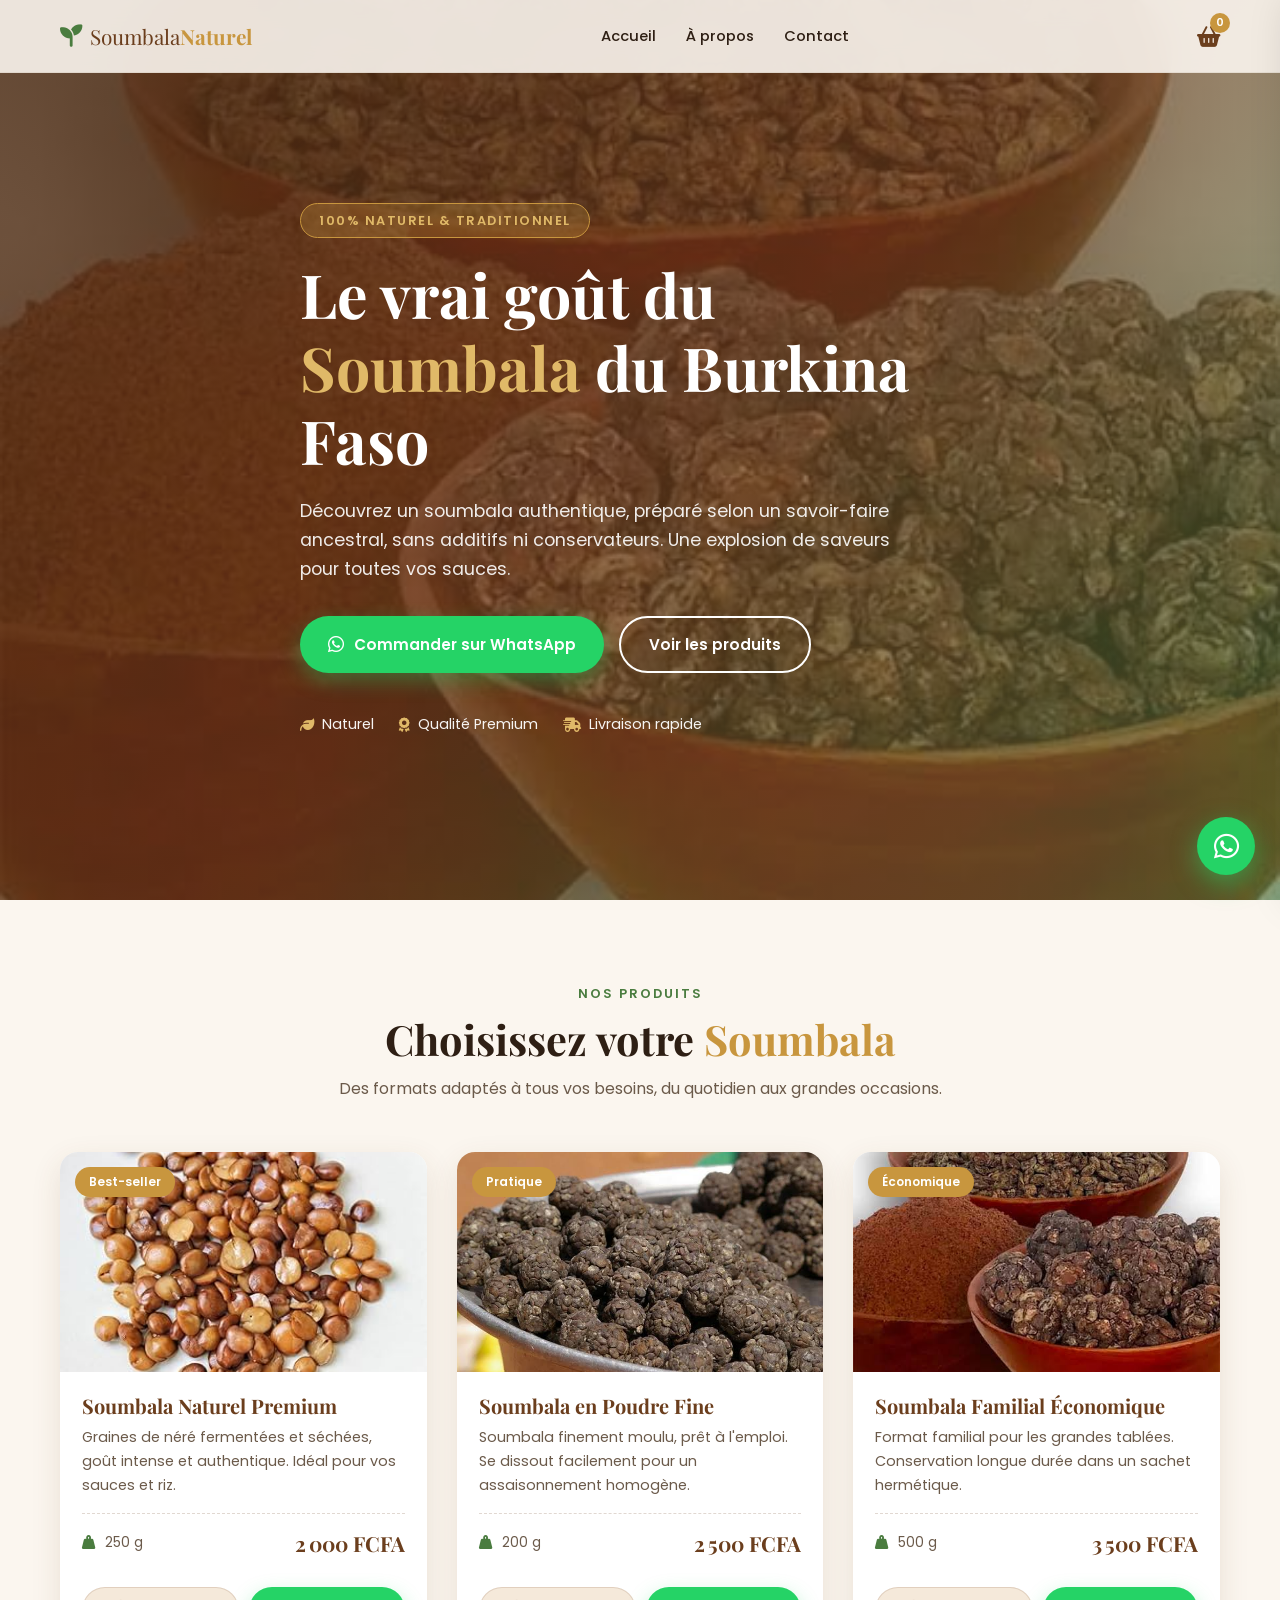
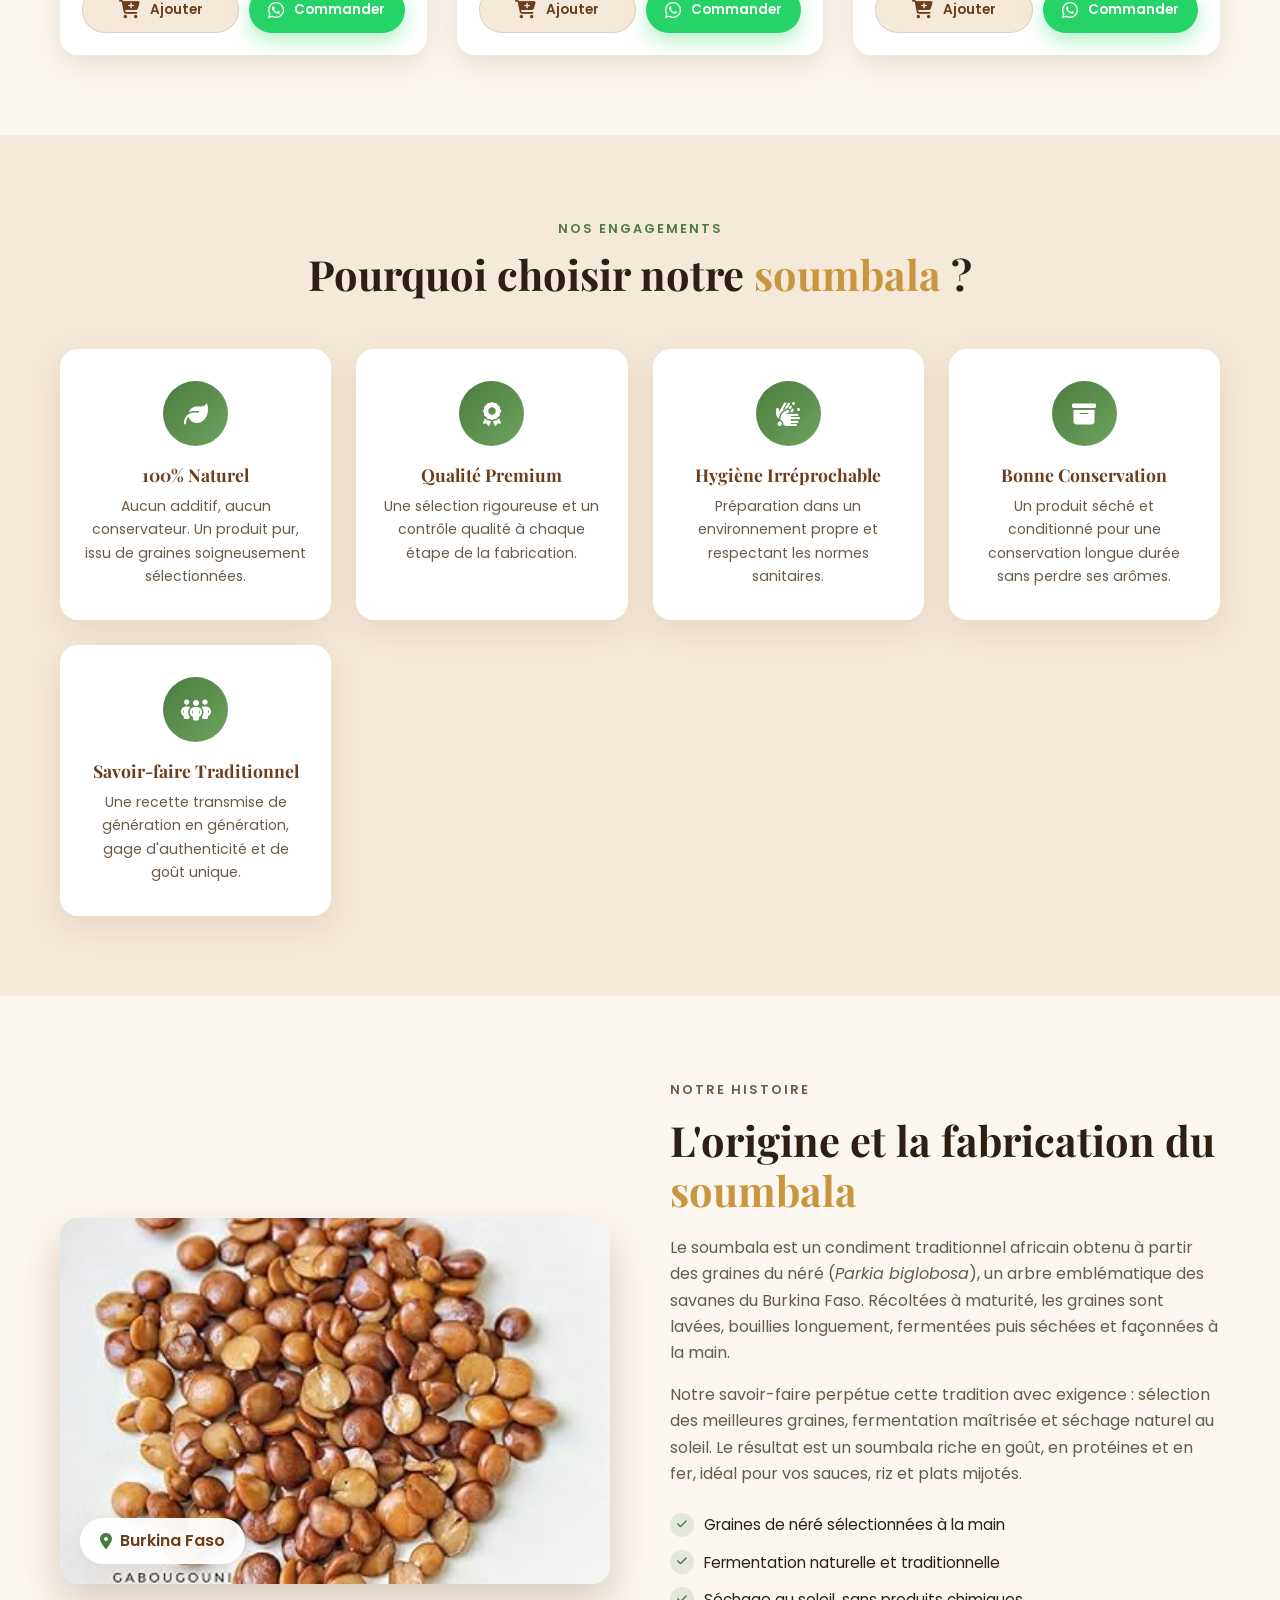
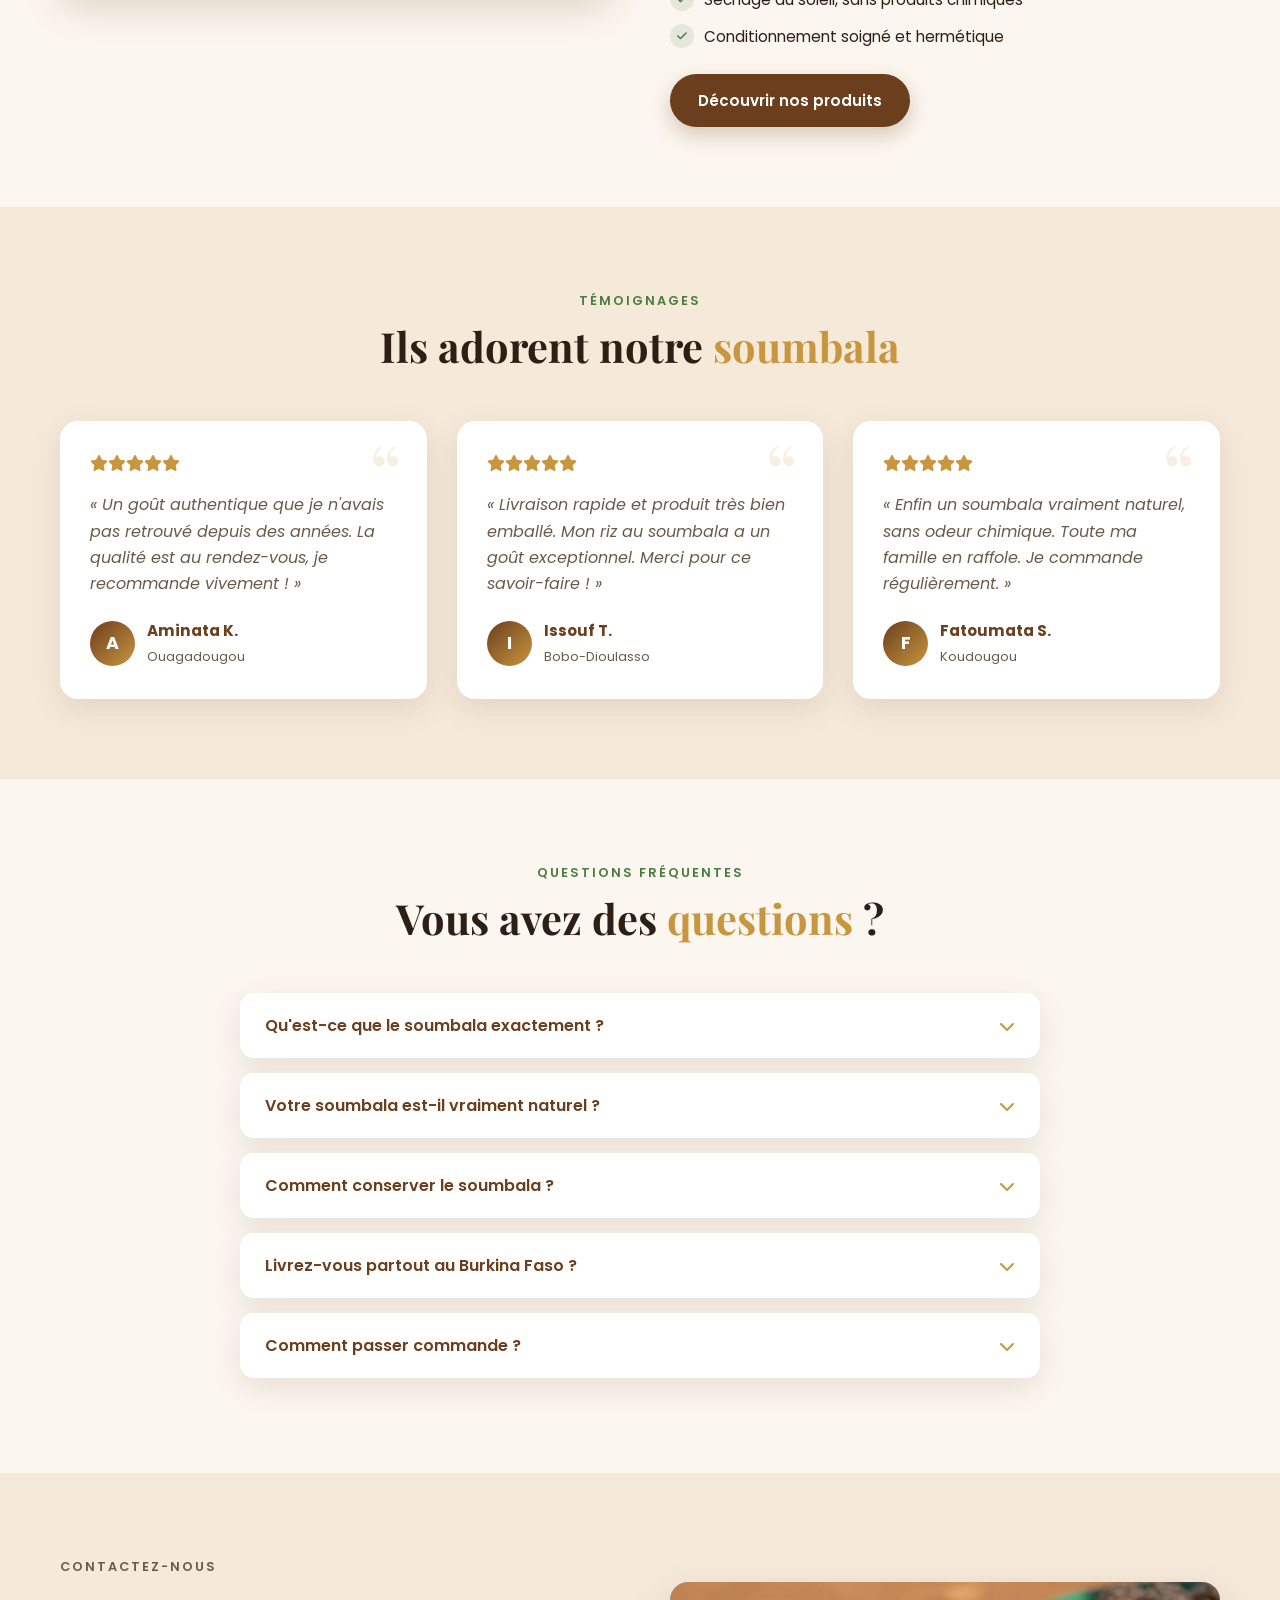
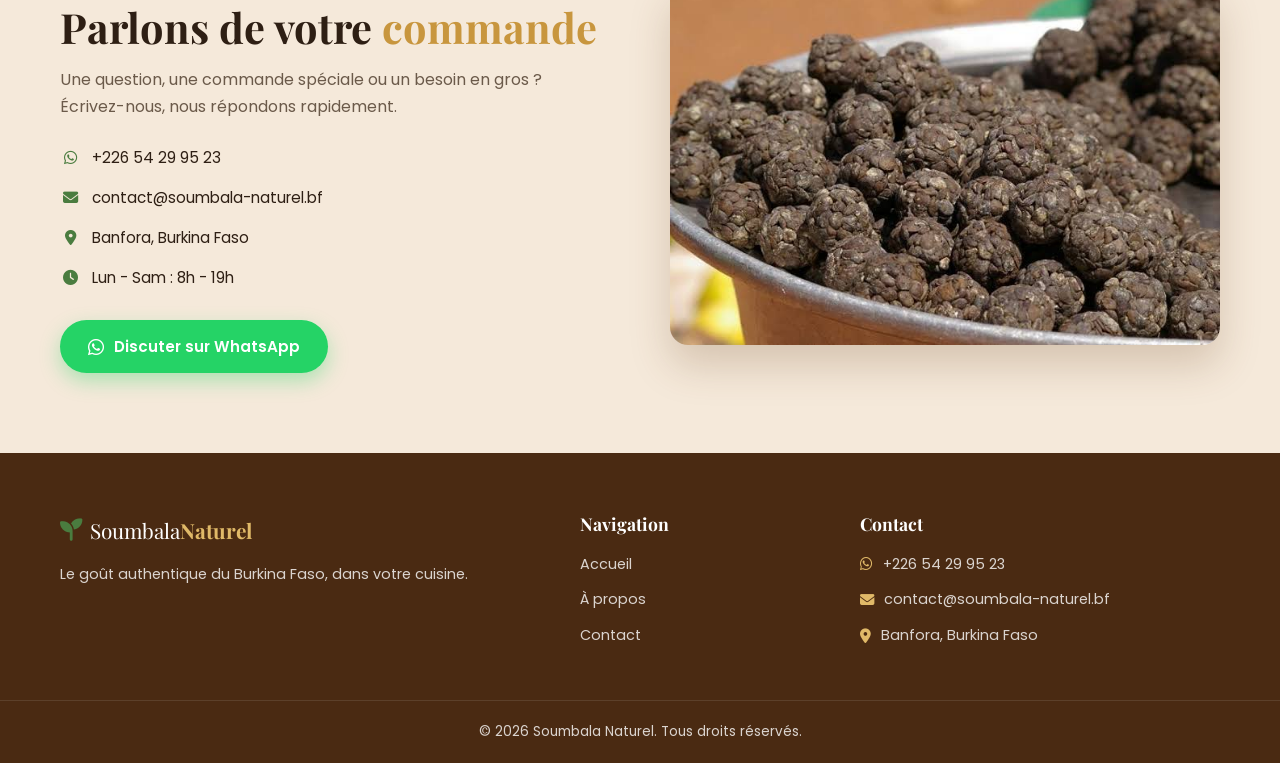
<file: index.html>
<!DOCTYPE html>
<html lang="fr">
<head>
  <meta charset="UTF-8">
  <meta name="viewport" content="width=device-width, initial-scale=1.0">
  <title>Soumbala Naturel du Burkina Faso</title>
  <link rel="stylesheet" href="style.css">
  <link rel="preconnect" href="https://fonts.googleapis.com">
  <link rel="preconnect" href="https://fonts.gstatic.com" crossorigin>
  <link href="https://fonts.googleapis.com/css2?family=Playfair+Display:wght@600;700&family=Poppins:wght@300;400;500;600&display=swap" rel="stylesheet">
  <link rel="stylesheet" href="https://cdnjs.cloudflare.com/ajax/libs/font-awesome/6.5.0/css/all.min.css">
</head>
<body>

  <!-- ===== HEADER / NAVIGATION ===== -->
  <header class="header" id="header">
    <div class="container nav-container">
      <a href="#accueil" class="logo">
        <i class="fa-solid fa-seedling"></i>
        <span>Soumbala<strong>Naturel</strong></span>
      </a>

      <nav class="nav" id="nav">
        <ul class="nav-list">
          <li><a href="index.html" class="nav-link active">Accueil</a></li>
          <li><a href="a-propos.html" class="nav-link">À propos</a></li>
          <li><a href="contact.html" class="nav-link">Contact</a></li>
        </ul>
      </nav>

      <div class="nav-actions">
        <button class="cart-btn" id="cartBtn" aria-label="Panier">
          <i class="fa-solid fa-basket-shopping"></i>
          <span class="cart-count" id="cartCount">0</span>
        </button>
        <button class="hamburger" id="hamburger" aria-label="Menu">
          <span></span><span></span><span></span>
        </button>
      </div>
    </div>
  </header>

  <!-- ===== HERO ===== -->
  <section class="hero" id="accueil">
    <div class="hero-overlay"></div>
    <div class="container hero-content">
      <p class="hero-tag">100% Naturel & Traditionnel</p>
      <h1>Le vrai goût du <span>Soumbala</span> du Burkina Faso</h1>
      <p class="hero-text">
        Découvrez un soumbala authentique, préparé selon un savoir-faire ancestral,
        sans additifs ni conservateurs. Une explosion de saveurs pour toutes vos sauces.
      </p>
      <div class="hero-buttons">
        <a href="https://wa.me/22654299523?text=Bonjour%2C%20je%20souhaite%20commander%20du%20soumbala%20naturel."
           target="_blank" class="btn btn-whatsapp">
          <i class="fa-brands fa-whatsapp"></i> Commander sur WhatsApp
        </a>
        <a href="#produits" class="btn btn-outline">Voir les produits</a>
      </div>
      <div class="hero-badges">
        <span><i class="fa-solid fa-leaf"></i> Naturel</span>
        <span><i class="fa-solid fa-award"></i> Qualité Premium</span>
        <span><i class="fa-solid fa-truck-fast"></i> Livraison rapide</span>
      </div>
    </div>
  </section>

  <!-- ===== PRODUITS ===== -->
  <section class="section produits" id="produits">
    <div class="container">
      <div class="section-head">
        <p class="section-tag">Nos Produits</p>
        <h2>Choisissez votre <span>Soumbala</span></h2>
        <p class="section-desc">Des formats adaptés à tous vos besoins, du quotidien aux grandes occasions.</p>
      </div>

      <div class="products-grid" id="productsGrid">
        <!-- Les produits sont générés par JavaScript -->
      </div>
    </div>
  </section>

  <!-- ===== POURQUOI NOUS CHOISIR ===== -->
  <section class="section pourquoi" id="pourquoi">
    <div class="container">
      <div class="section-head">
        <p class="section-tag">Nos Engagements</p>
        <h2>Pourquoi choisir notre <span>soumbala</span> ?</h2>
      </div>
      <div class="features-grid">
        <div class="feature-card">
          <div class="feature-icon"><i class="fa-solid fa-leaf"></i></div>
          <h3>100% Naturel</h3>
          <p>Aucun additif, aucun conservateur. Un produit pur, issu de graines soigneusement sélectionnées.</p>
        </div>
        <div class="feature-card">
          <div class="feature-icon"><i class="fa-solid fa-award"></i></div>
          <h3>Qualité Premium</h3>
          <p>Une sélection rigoureuse et un contrôle qualité à chaque étape de la fabrication.</p>
        </div>
        <div class="feature-card">
          <div class="feature-icon"><i class="fa-solid fa-hands-bubbles"></i></div>
          <h3>Hygiène Irréprochable</h3>
          <p>Préparation dans un environnement propre et respectant les normes sanitaires.</p>
        </div>
        <div class="feature-card">
          <div class="feature-icon"><i class="fa-solid fa-box-archive"></i></div>
          <h3>Bonne Conservation</h3>
          <p>Un produit séché et conditionné pour une conservation longue durée sans perdre ses arômes.</p>
        </div>
        <div class="feature-card">
          <div class="feature-icon"><i class="fa-solid fa-people-group"></i></div>
          <h3>Savoir-faire Traditionnel</h3>
          <p>Une recette transmise de génération en génération, gage d'authenticité et de goût unique.</p>
        </div>
      </div>
    </div>
  </section>

  <!-- ===== À PROPOS / ORIGINE ===== -->
  <section class="section apropos" id="apropos">
    <div class="container apropos-grid">
      <div class="apropos-image">
        <img src="images/image1.jpg" alt="Graines de soumbala naturelles" loading="lazy">
        <div class="apropos-image-badge">
          <i class="fa-solid fa-location-dot"></i>
          <span>Burkina Faso</span>
        </div>
      </div>
      <div class="apropos-text">
        <p class="section-tag">Notre Histoire</p>
        <h2>L'origine et la fabrication du <span>soumbala</span></h2>
        <p>
          Le soumbala est un condiment traditionnel africain obtenu à partir des graines
          du néré (<em>Parkia biglobosa</em>), un arbre emblématique des savanes du Burkina Faso.
          Récoltées à maturité, les graines sont lavées, bouillies longuement, fermentées
          puis séchées et façonnées à la main.
        </p>
        <p>
          Notre savoir-faire perpétue cette tradition avec exigence : sélection des meilleures
          graines, fermentation maîtrisée et séchage naturel au soleil. Le résultat est un
          soumbala riche en goût, en protéines et en fer, idéal pour vos sauces, riz et plats mijotés.
        </p>
        <ul class="apropos-list">
          <li><i class="fa-solid fa-check"></i> Graines de néré sélectionnées à la main</li>
          <li><i class="fa-solid fa-check"></i> Fermentation naturelle et traditionnelle</li>
          <li><i class="fa-solid fa-check"></i> Séchage au soleil, sans produits chimiques</li>
          <li><i class="fa-solid fa-check"></i> Conditionnement soigné et hermétique</li>
        </ul>
        <a href="#produits" class="btn btn-primary">Découvrir nos produits</a>
      </div>
    </div>
  </section>

  <!-- ===== TÉMOIGNAGES ===== -->
  <section class="section avis" id="avis">
    <div class="container">
      <div class="section-head">
        <p class="section-tag">Témoignages</p>
        <h2>Ils adorent notre <span>soumbala</span></h2>
      </div>
      <div class="avis-grid">
        <div class="avis-card">
          <div class="stars"><i class="fa-solid fa-star"></i><i class="fa-solid fa-star"></i><i class="fa-solid fa-star"></i><i class="fa-solid fa-star"></i><i class="fa-solid fa-star"></i></div>
          <p>« Un goût authentique que je n'avais pas retrouvé depuis des années. La qualité est au rendez-vous, je recommande vivement ! »</p>
          <div class="avis-author">
            <div class="avatar">A</div>
            <div><strong>Aminata K.</strong><span>Ouagadougou
            
            
    </span></div>
          </div>
        </div>
        <div class="avis-card">
          <div class="stars"><i class="fa-solid fa-star"></i><i class="fa-solid fa-star"></i><i class="fa-solid fa-star"></i><i class="fa-solid fa-star"></i><i class="fa-solid fa-star"></i></div>
          <p>« Livraison rapide et produit très bien emballé. Mon riz au soumbala a un goût exceptionnel. Merci pour ce savoir-faire ! »</p>
          <div class="avis-author">
            <div class="avatar">I</div>
            <div><strong>Issouf T.</strong><span>Bobo-Dioulasso</span></div>
          </div>
        </div>
        <div class="avis-card">
          <div class="stars"><i class="fa-solid fa-star"></i><i class="fa-solid fa-star"></i><i class="fa-solid fa-star"></i><i class="fa-solid fa-star"></i><i class="fa-solid fa-star"></i></div>
          <p>« Enfin un soumbala vraiment naturel, sans odeur chimique. Toute ma famille en raffole. Je commande régulièrement. »</p>
          <div class="avis-author">
            <div class="avatar">F</div>
            <div><strong>Fatoumata S.</strong><span>Koudougou</span></div>
          </div>
        </div>
      </div>
    </div>
  </section>

  <!-- ===== FAQ ===== -->
  <section class="section faq" id="faq">
    <div class="container">
      <div class="section-head">
        <p class="section-tag">Questions fréquentes</p>
        <h2>Vous avez des <span>questions</span> ?</h2>
      </div>
      <div class="faq-list" id="faqList">
        <!-- FAQ générée par JavaScript -->
      </div>
    </div>
  </section>

  <!-- ===== CONTACT ===== -->
  <section class="section contact" id="contact">
    <div class="container contact-grid">
      <div class="contact-info">
        <p class="section-tag">Contactez-nous</p>
        <h2>Parlons de votre <span>commande</span></h2>
        <p>Une question, une commande spéciale ou un besoin en gros ? Écrivez-nous, nous répondons rapidement.</p>
        <ul class="contact-list">
          <li><i class="fa-brands fa-whatsapp"></i> <span>+226 54 29 95 23</span></li>
          <li><i class="fa-solid fa-envelope"></i> <span>contact@soumbala-naturel.bf</span></li>
          <li><i class="fa-solid fa-location-dot"></i> <span>Banfora, Burkina Faso</span></li>
          <li><i class="fa-solid fa-clock"></i> <span>Lun - Sam : 8h - 19h</span></li>
        </ul>
        <a href="https://wa.me/22654299523?text=Bonjour%2C%20je%20souhaite%20des%20informations%20sur%20le%20soumbala."
           target="_blank" class="btn btn-whatsapp">
          <i class="fa-brands fa-whatsapp"></i> Discuter sur WhatsApp
        </a>
      </div>
      <div class="contact-image">
        <img src="images/image2.jpg" alt="Cuisine traditionnelle africaine au soumbala" loading="lazy">
      </div>
    </div>
  </section>

  <!-- ===== FOOTER ===== -->
  <footer class="footer">
    <div class="container footer-grid">
      <div class="footer-col">
        <a href="#accueil" class="logo footer-logo">
          <i class="fa-solid fa-seedling"></i>
          <span>Soumbala<strong>Naturel</strong></span>
        </a>
        <p>Le goût authentique du Burkina Faso, dans votre cuisine.</p>
      </div>
      <div class="footer-col">
        <h4>Navigation</h4>
        <ul>
          <li><a href="#accueil">Accueil</a></li>
          <li><a href="#apropos">À propos</a></li>
          <li><a href="#contact">Contact</a></li>
        </ul>
      </div>
      <div class="footer-col">
        <h4>Contact</h4>
        <ul>
          <li><i class="fa-brands fa-whatsapp"></i> +226 54 29 95 23</li>
          <li><i class="fa-solid fa-envelope"></i> contact@soumbala-naturel.bf</li>
          <li><i class="fa-solid fa-location-dot"></i> Banfora, Burkina Faso</li>
        </ul>
      </div>
    </div>
    <div class="footer-bottom">
      <p>© 2026 Soumbala Naturel. Tous droits réservés.</p>
    </div>
  </footer>

  <!-- ===== BOUTON WHATSAPP FLOTTANT ===== -->
  <a href="https://wa.me/22654299523?text=Bonjour%2C%20je%20souhaite%20commander%20du%20soumbala."
     target="_blank" class="whatsapp-float" aria-label="WhatsApp">
    <i class="fa-brands fa-whatsapp"></i>
  </a>

  <!-- ===== PANIER LATÉRAL ===== -->
  <div class="cart-overlay" id="cartOverlay"></div>
  <aside class="cart-panel" id="cartPanel">
    <div class="cart-header">
      <h3><i class="fa-solid fa-basket-shopping"></i> Mon Panier</h3>
      <button class="cart-close" id="cartClose" aria-label="Fermer">
        <i class="fa-solid fa-xmark"></i>
      </button>
    </div>
    <div class="cart-items" id="cartItems">
      <p class="cart-empty">Votre panier est vide.</p>
    </div>
    <div class="cart-footer">
      <div class="cart-total">
        <span>Total</span>
        <strong id="cartTotal">0 FCFA</strong>
      </div>
      <button class="btn btn-whatsapp btn-full" id="checkoutBtn">
        <i class="fa-brands fa-whatsapp"></i> Commander sur WhatsApp
      </button>
    </div>
  </aside>

  <script src="script.js"></script>
</body>
</html>
</file>
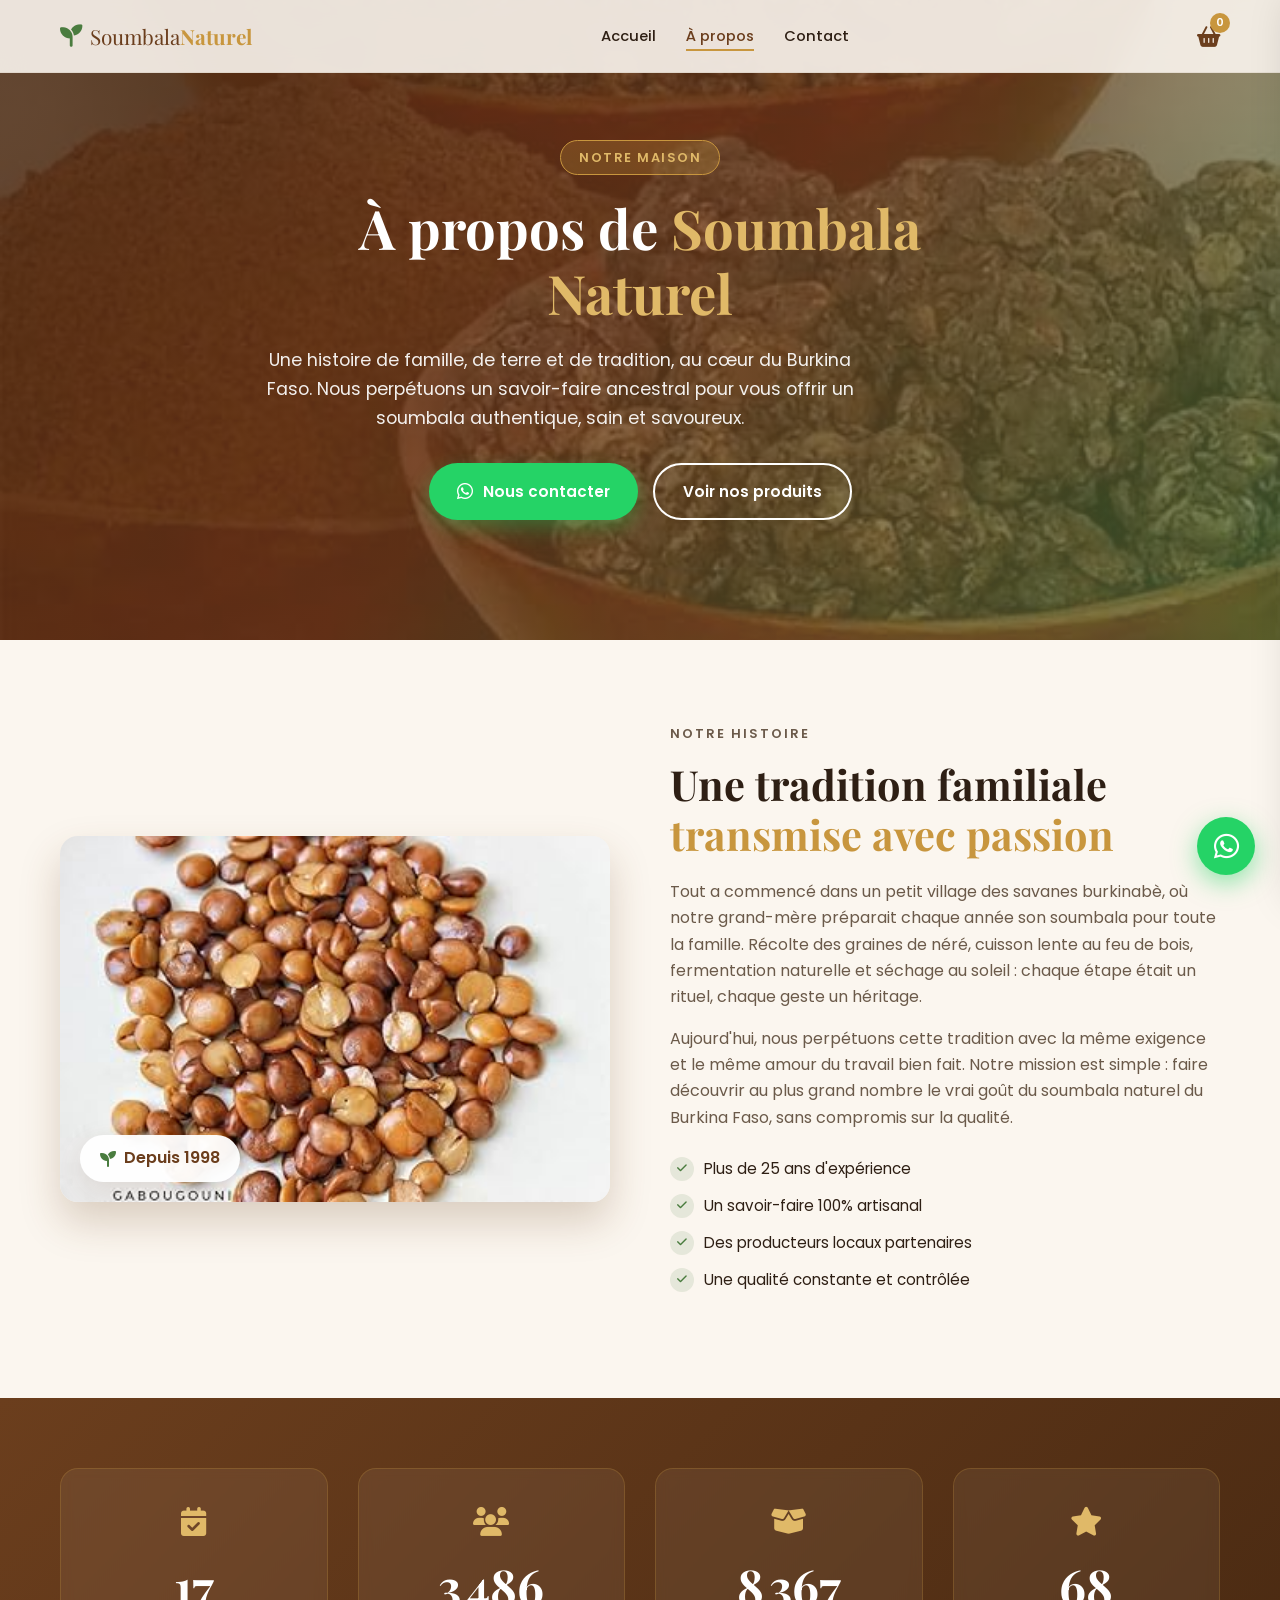
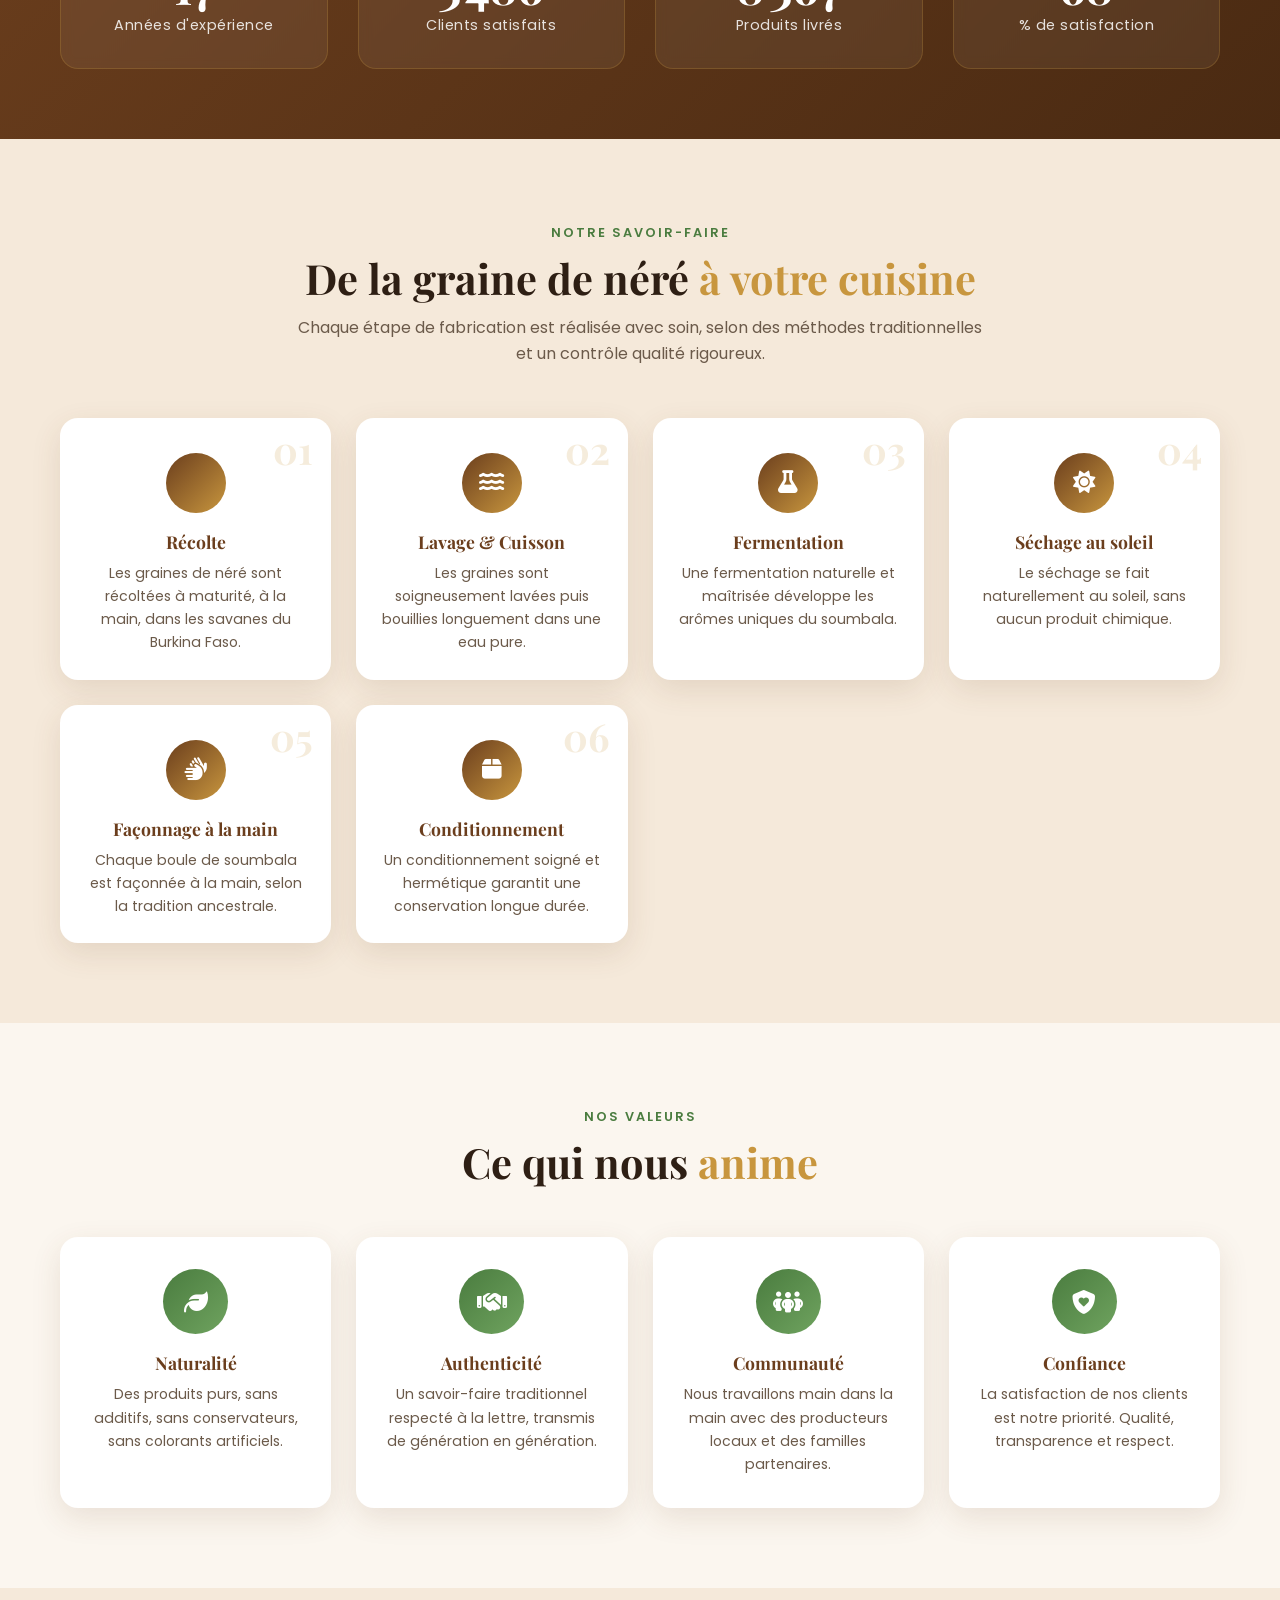
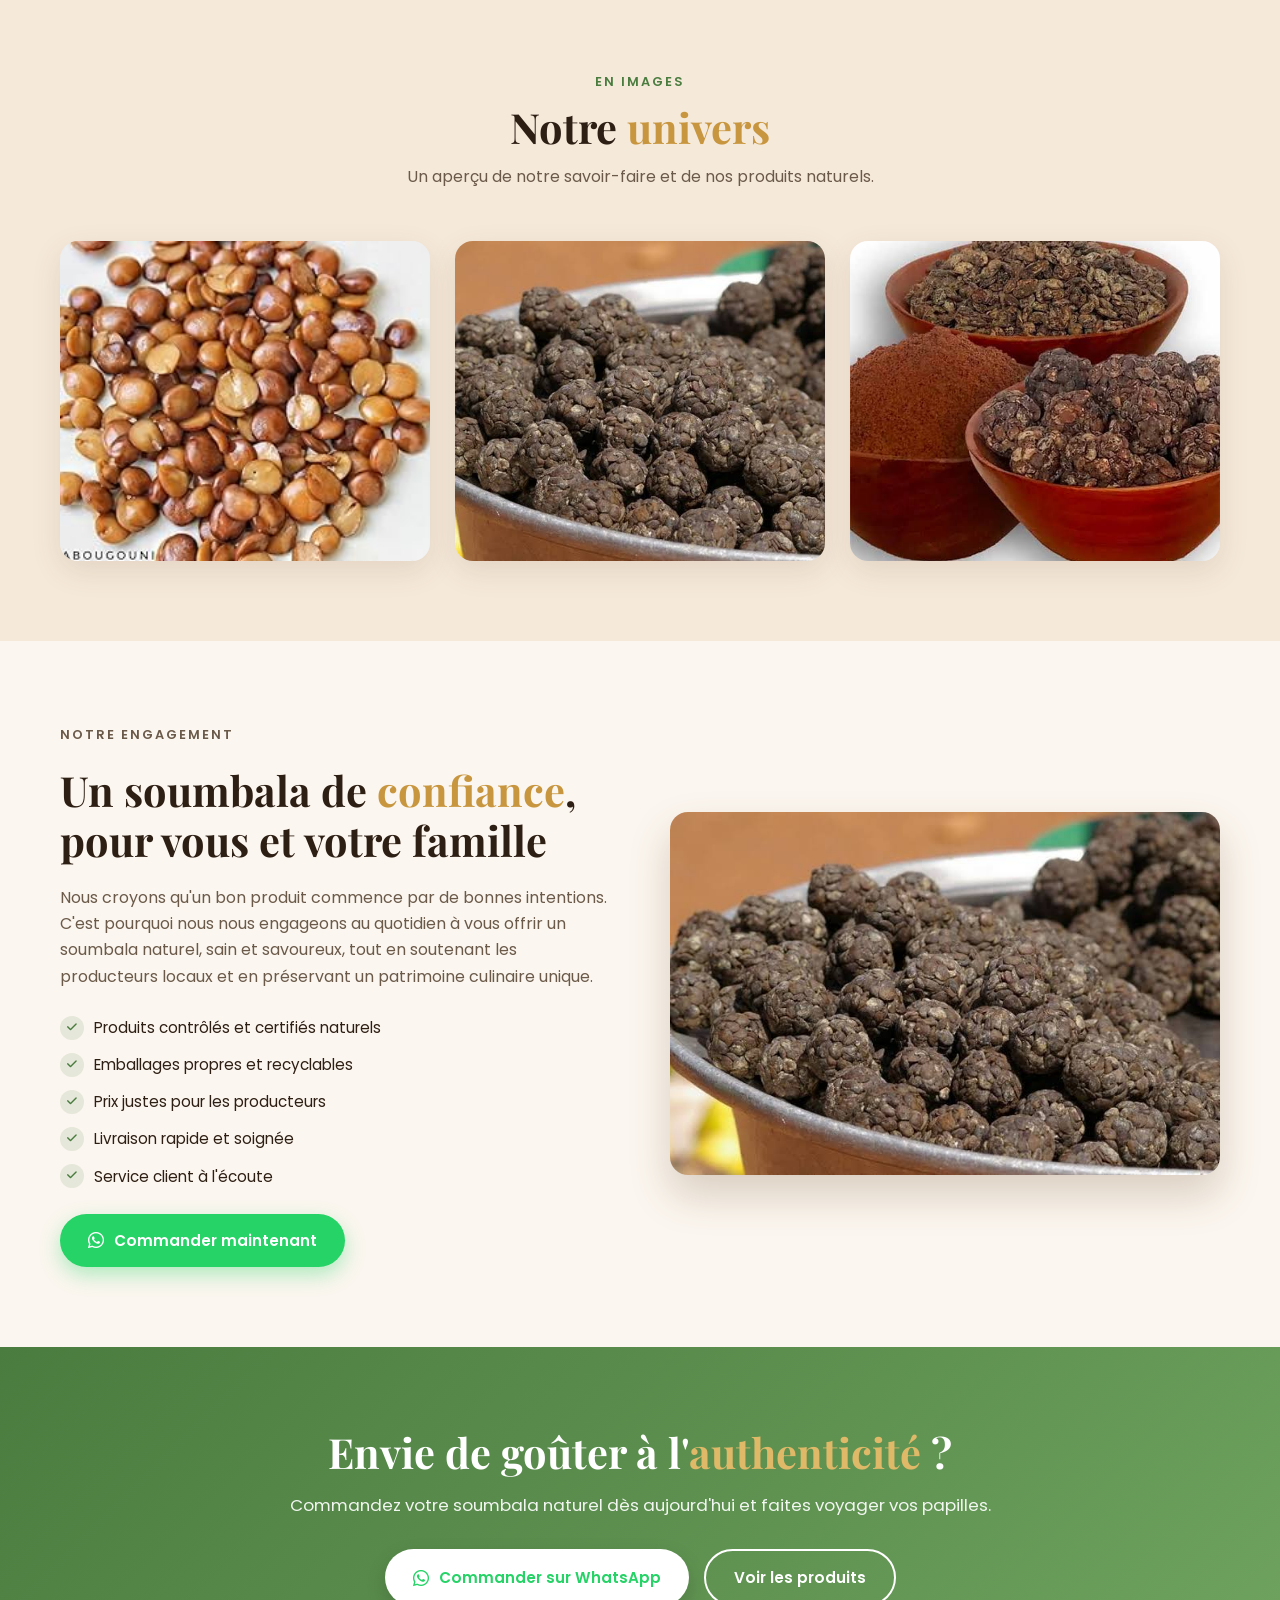
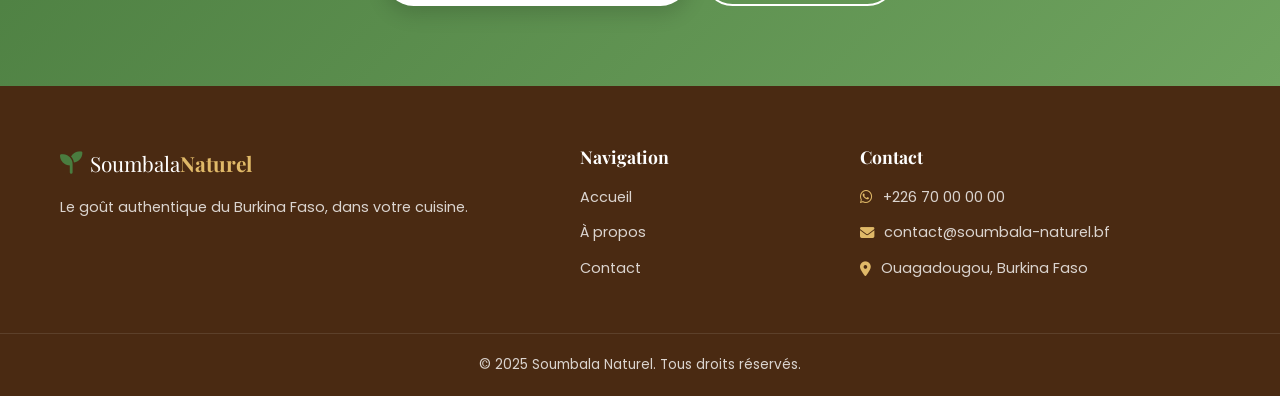
<file: a-propos.html>
<!DOCTYPE html>
<html lang="fr">
<head>
  <meta charset="UTF-8">
  <meta name="viewport" content="width=device-width, initial-scale=1.0">
  <title>À propos — Soumbala Naturel du Burkina Faso</title>
  <meta name="description" content="Découvrez l'histoire, l'origine et le savoir-faire traditionnel de notre soumbala naturel du Burkina Faso.">
  <link rel="stylesheet" href="style.css">
  <link rel="preconnect" href="https://fonts.googleapis.com">
  <link rel="preconnect" href="https://fonts.gstatic.com" crossorigin>
  <link href="https://fonts.googleapis.com/css2?family=Playfair+Display:wght@600;700&family=Poppins:wght@300;400;500;600&display=swap" rel="stylesheet">
  <link rel="stylesheet" href="https://cdnjs.cloudflare.com/ajax/libs/font-awesome/6.5.0/css/all.min.css">
</head>
<body>

  <!-- ===== HEADER / NAVIGATION ===== -->
  <header class="header" id="header">
    <div class="container nav-container">
      <a href="index.html" class="logo">
        <i class="fa-solid fa-seedling"></i>
        <span>Soumbala<strong>Naturel</strong></span>
      </a>

      <nav class="nav" id="nav">
        <ul class="nav-list">
          <li><a href="index.html" class="nav-link">Accueil</a></li>
          <li><a href="a-propos.html" class="nav-link active">À propos</a></li>
          <li><a href="contact.html" class="nav-link">Contact</a></li>
        </ul>
      </nav>

      <div class="nav-actions">
        <button class="cart-btn" id="cartBtn" aria-label="Panier">
          <i class="fa-solid fa-basket-shopping"></i>
          <span class="cart-count" id="cartCount">0</span>
        </button>
        <button class="hamburger" id="hamburger" aria-label="Menu">
          <span></span><span></span><span></span>
        </button>
      </div>
    </div>
  </header>

  <!-- ===== HERO À PROPOS ===== -->
  <section class="page-hero" id="top">
    <div class="page-hero-overlay"></div>
    <div class="container page-hero-content">
      <p class="hero-tag">Notre Maison</p>
      <h1>À propos de <span>Soumbala Naturel</span></h1>
      <p class="hero-text">
        Une histoire de famille, de terre et de tradition, au cœur du Burkina Faso.
        Nous perpétuons un savoir-faire ancestral pour vous offrir un soumbala
        authentique, sain et savoureux.
      </p>
      <div class="hero-buttons">
        <a href="https://wa.me/22654299523?text=Bonjour%2C%20je%20souhaite%20en%20savoir%20plus%20sur%20votre%20soumbala."
           target="_blank" class="btn btn-whatsapp">
          <i class="fa-brands fa-whatsapp"></i> Nous contacter
        </a>
        <a href="index.html#produits" class="btn btn-outline">Voir nos produits</a>
      </div>
    </div>
  </section>

  <!-- ===== NOTRE HISTOIRE ===== -->
  <section class="section histoire" id="histoire">
    <div class="container apropos-grid">
      <div class="apropos-image">
        <img src="images/image1.jpg" alt="Graines de néré et soumbala traditionnel" loading="lazy">
        <div class="apropos-image-badge">
          <i class="fa-solid fa-seedling"></i>
          <span>Depuis 1998</span>
        </div>
      </div>
      <div class="apropos-text">
        <p class="section-tag">Notre Histoire</p>
        <h2>Une tradition familiale <span>transmise avec passion</span></h2>
        <p>
          Tout a commencé dans un petit village des savanes burkinabè, où notre grand-mère
          préparait chaque année son soumbala pour toute la famille. Récolte des graines de néré,
          cuisson lente au feu de bois, fermentation naturelle et séchage au soleil :
          chaque étape était un rituel, chaque geste un héritage.
        </p>
        <p>
          Aujourd'hui, nous perpétuons cette tradition avec la même exigence et le même amour
          du travail bien fait. Notre mission est simple : faire découvrir au plus grand nombre
          le vrai goût du soumbala naturel du Burkina Faso, sans compromis sur la qualité.
        </p>
        <ul class="apropos-list">
          <li><i class="fa-solid fa-check"></i> Plus de 25 ans d'expérience</li>
          <li><i class="fa-solid fa-check"></i> Un savoir-faire 100% artisanal</li>
          <li><i class="fa-solid fa-check"></i> Des producteurs locaux partenaires</li>
          <li><i class="fa-solid fa-check"></i> Une qualité constante et contrôlée</li>
        </ul>
      </div>
    </div>
  </section>

  <!-- ===== CHIFFRES CLÉS ===== -->
  <section class="section stats-section">
    <div class="container">
      <div class="stats-grid">
        <div class="stat-card reveal">
          <div class="stat-icon"><i class="fa-solid fa-calendar-check"></i></div>
          <h3 class="stat-number" data-count="25">0</h3>
          <p>Années d'expérience</p>
        </div>
        <div class="stat-card reveal">
          <div class="stat-icon"><i class="fa-solid fa-users"></i></div>
          <h3 class="stat-number" data-count="5000">0</h3>
          <p>Clients satisfaits</p>
        </div>
        <div class="stat-card reveal">
          <div class="stat-icon"><i class="fa-solid fa-box-open"></i></div>
          <h3 class="stat-number" data-count="12000">0</h3>
          <p>Produits livrés</p>
        </div>
        <div class="stat-card reveal">
          <div class="stat-icon"><i class="fa-solid fa-star"></i></div>
          <h3 class="stat-number" data-count="98">0</h3>
          <p>% de satisfaction</p>
        </div>
      </div>
    </div>
  </section>

  <!-- ===== ORIGINE & FABRICATION ===== -->
  <section class="section fabrication" id="fabrication">
    <div class="container">
      <div class="section-head">
        <p class="section-tag">Notre Savoir-faire</p>
        <h2>De la graine de néré <span>à votre cuisine</span></h2>
        <p class="section-desc">
          Chaque étape de fabrication est réalisée avec soin, selon des méthodes
          traditionnelles et un contrôle qualité rigoureux.
        </p>
      </div>

      <div class="process-grid">
        <div class="process-step reveal">
          <div class="process-number">01</div>
          <div class="process-icon"><i class="fa-solid fa-hand-holding-seedling"></i></div>
          <h3>Récolte</h3>
          <p>Les graines de néré sont récoltées à maturité, à la main, dans les savanes du Burkina Faso.</p>
        </div>
        <div class="process-step reveal">
          <div class="process-number">02</div>
          <div class="process-icon"><i class="fa-solid fa-water"></i></div>
          <h3>Lavage & Cuisson</h3>
          <p>Les graines sont soigneusement lavées puis bouillies longuement dans une eau pure.</p>
        </div>
        <div class="process-step reveal">
          <div class="process-number">03</div>
          <div class="process-icon"><i class="fa-solid fa-flask"></i></div>
          <h3>Fermentation</h3>
          <p>Une fermentation naturelle et maîtrisée développe les arômes uniques du soumbala.</p>
        </div>
        <div class="process-step reveal">
          <div class="process-number">04</div>
          <div class="process-icon"><i class="fa-solid fa-sun"></i></div>
          <h3>Séchage au soleil</h3>
          <p>Le séchage se fait naturellement au soleil, sans aucun produit chimique.</p>
        </div>
        <div class="process-step reveal">
          <div class="process-number">05</div>
          <div class="process-icon"><i class="fa-solid fa-hands"></i></div>
          <h3>Façonnage à la main</h3>
          <p>Chaque boule de soumbala est façonnée à la main, selon la tradition ancestrale.</p>
        </div>
        <div class="process-step reveal">
          <div class="process-number">06</div>
          <div class="process-icon"><i class="fa-solid fa-box"></i></div>
          <h3>Conditionnement</h3>
          <p>Un conditionnement soigné et hermétique garantit une conservation longue durée.</p>
        </div>
      </div>
    </div>
  </section>

  <!-- ===== NOS VALEURS ===== -->
  <section class="section valeurs">
    <div class="container">
      <div class="section-head">
        <p class="section-tag">Nos Valeurs</p>
        <h2>Ce qui nous <span>anime</span></h2>
      </div>
      <div class="features-grid">
        <div class="feature-card reveal">
          <div class="feature-icon"><i class="fa-solid fa-leaf"></i></div>
          <h3>Naturalité</h3>
          <p>Des produits purs, sans additifs, sans conservateurs, sans colorants artificiels.</p>
        </div>
        <div class="feature-card reveal">
          <div class="feature-icon"><i class="fa-solid fa-handshake"></i></div>
          <h3>Authenticité</h3>
          <p>Un savoir-faire traditionnel respecté à la lettre, transmis de génération en génération.</p>
        </div>
        <div class="feature-card reveal">
          <div class="feature-icon"><i class="fa-solid fa-people-group"></i></div>
          <h3>Communauté</h3>
          <p>Nous travaillons main dans la main avec des producteurs locaux et des familles partenaires.</p>
        </div>
        <div class="feature-card reveal">
          <div class="feature-icon"><i class="fa-solid fa-shield-heart"></i></div>
          <h3>Confiance</h3>
          <p>La satisfaction de nos clients est notre priorité. Qualité, transparence et respect.</p>
        </div>
      </div>
    </div>
  </section>

  <!-- ===== GALERIE ===== -->
  <section class="section galerie">
    <div class="container">
      <div class="section-head">
        <p class="section-tag">En Images</p>
        <h2>Notre <span>univers</span></h2>
        <p class="section-desc">Un aperçu de notre savoir-faire et de nos produits naturels.</p>
      </div>
      <div class="galerie-grid">
        <div class="galerie-item reveal">
          <img src="images/image1.jpg" alt="Graines de néré" loading="lazy">
          <div class="galerie-caption">
            <i class="fa-solid fa-seedling"></i>
            <span>Graines de néré sélectionnées</span>
          </div>
        </div>
        <div class="galerie-item reveal">
          <img src="images/image2.jpg" alt="Soumbala traditionnel" loading="lazy">
          <div class="galerie-caption">
            <i class="fa-solid fa-mortar-pestle"></i>
            <span>Préparation artisanale</span>
          </div>
        </div>
        <div class="galerie-item reveal">
          <img src="images/image3.jpg" alt="Plat traditionnel africain" loading="lazy">
          <div class="galerie-caption">
            <i class="fa-solid fa-utensils"></i>
            <span>Saveurs authentiques</span>
          </div>
        </div>
      </div>
    </div>
  </section>

  <!-- ===== ÉQUIPE / ENGAGEMENT ===== -->
  <section class="section engagement">
    <div class="container engagement-grid">
      <div class="engagement-text">
        <p class="section-tag">Notre Engagement</p>
        <h2>Un soumbala de <span>confiance</span>, pour vous et votre famille</h2>
        <p>
          Nous croyons qu'un bon produit commence par de bonnes intentions. C'est pourquoi nous
          nous engageons au quotidien à vous offrir un soumbala naturel, sain et savoureux,
          tout en soutenant les producteurs locaux et en préservant un patrimoine culinaire unique.
        </p>
        <ul class="apropos-list">
          <li><i class="fa-solid fa-check"></i> Produits contrôlés et certifiés naturels</li>
          <li><i class="fa-solid fa-check"></i> Emballages propres et recyclables</li>
          <li><i class="fa-solid fa-check"></i> Prix justes pour les producteurs</li>
          <li><i class="fa-solid fa-check"></i> Livraison rapide et soignée</li>
          <li><i class="fa-solid fa-check"></i> Service client à l'écoute</li>
        </ul>
        <a href="https://wa.me/22654299523?text=Bonjour%2C%20je%20souhaite%20commander%20du%20soumbala."
           target="_blank" class="btn btn-whatsapp">
          <i class="fa-brands fa-whatsapp"></i> Commander maintenant
        </a>
      </div>
      <div class="engagement-image">
        <img src="images/image2.jpg" alt="Soumbala naturel du Burkina Faso" loading="lazy">
      </div>
    </div>
  </section>

  <!-- ===== CTA FINAL ===== -->
  <section class="section cta-final">
    <div class="container cta-content">
      <h2>Envie de goûter à l'<span>authenticité</span> ?</h2>
      <p>Commandez votre soumbala naturel dès aujourd'hui et faites voyager vos papilles.</p>
      <div class="cta-buttons">
        <a href="https://wa.me/22654299523?text=Bonjour%2C%20je%20souhaite%20commander%20du%20soumbala."
           target="_blank" class="btn btn-whatsapp">
          <i class="fa-brands fa-whatsapp"></i> Commander sur WhatsApp
        </a>
        <a href="index.html#produits" class="btn btn-outline">Voir les produits</a>
      </div>
    </div>
  </section>

  <!-- ===== FOOTER ===== -->
  <footer class="footer">
    <div class="container footer-grid">
      <div class="footer-col">
        <a href="index.html" class="logo footer-logo">
          <i class="fa-solid fa-seedling"></i>
          <span>Soumbala<strong>Naturel</strong></span>
        </a>
        <p>Le goût authentique du Burkina Faso, dans votre cuisine.</p>
      </div>
      <div class="footer-col">
        <h4>Navigation</h4>
        <ul>
          <li><a href="index.html">Accueil</a></li>
          <li><a href="a-propos.html">À propos</a></li>
          <li><a href="contact.html">Contact</a></li>
        </ul>
      </div>
      <div class="footer-col">
        <h4>Contact</h4>
        <ul>
          <li><i class="fa-brands fa-whatsapp"></i> +226 70 00 00 00</li>
          <li><i class="fa-solid fa-envelope"></i> contact@soumbala-naturel.bf</li>
          <li><i class="fa-solid fa-location-dot"></i> Ouagadougou, Burkina Faso</li>
        </ul>
      </div>
    </div>
    <div class="footer-bottom">
      <p>© 2025 Soumbala Naturel. Tous droits réservés.</p>
    </div>
  </footer>

  <!-- ===== BOUTON WHATSAPP FLOTTANT ===== -->
  <a href="https://wa.me/22654299523?text=Bonjour%2C%20je%20souhaite%20commander%20du%20soumbala."
     target="_blank" class="whatsapp-float" aria-label="WhatsApp">
    <i class="fa-brands fa-whatsapp"></i>
  </a>

  <!-- ===== PANIER LATÉRAL ===== -->
  <div class="cart-overlay" id="cartOverlay"></div>
  <aside class="cart-panel" id="cartPanel">
    <div class="cart-header">
      <h3><i class="fa-solid fa-basket-shopping"></i> Mon Panier</h3>
      <button class="cart-close" id="cartClose" aria-label="Fermer">
        <i class="fa-solid fa-xmark"></i>
      </button>
    </div>
    <div class="cart-items" id="cartItems">
      <p class="cart-empty">Votre panier est vide.</p>
    </div>
    <div class="cart-footer">
      <div class="cart-total">
        <span>Total</span>
        <strong id="cartTotal">0 FCFA</strong>
      </div>
      <button class="btn btn-whatsapp btn-full" id="checkoutBtn">
        <i class="fa-brands fa-whatsapp"></i> Commander sur WhatsApp
      </button>
    </div>
  </aside>

  <script src="script.js"></script>
</body>
</html>
</file>
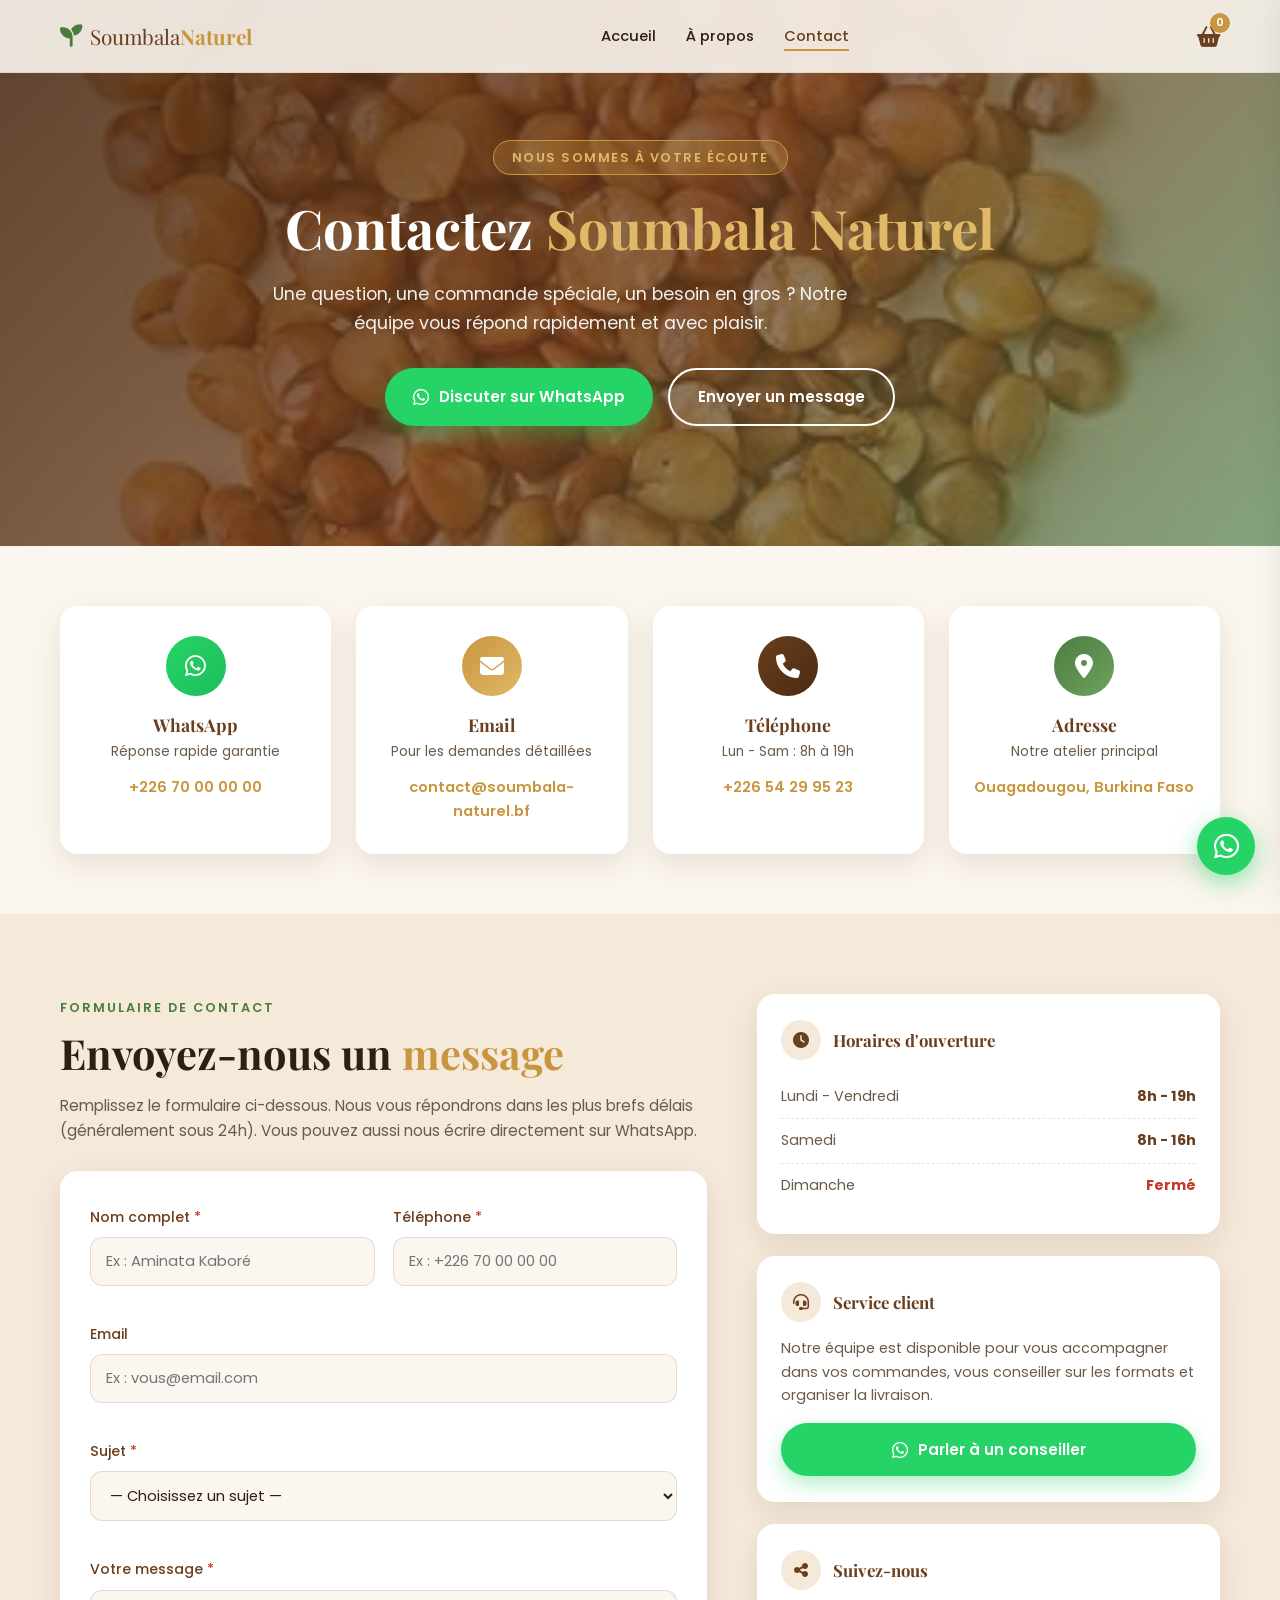
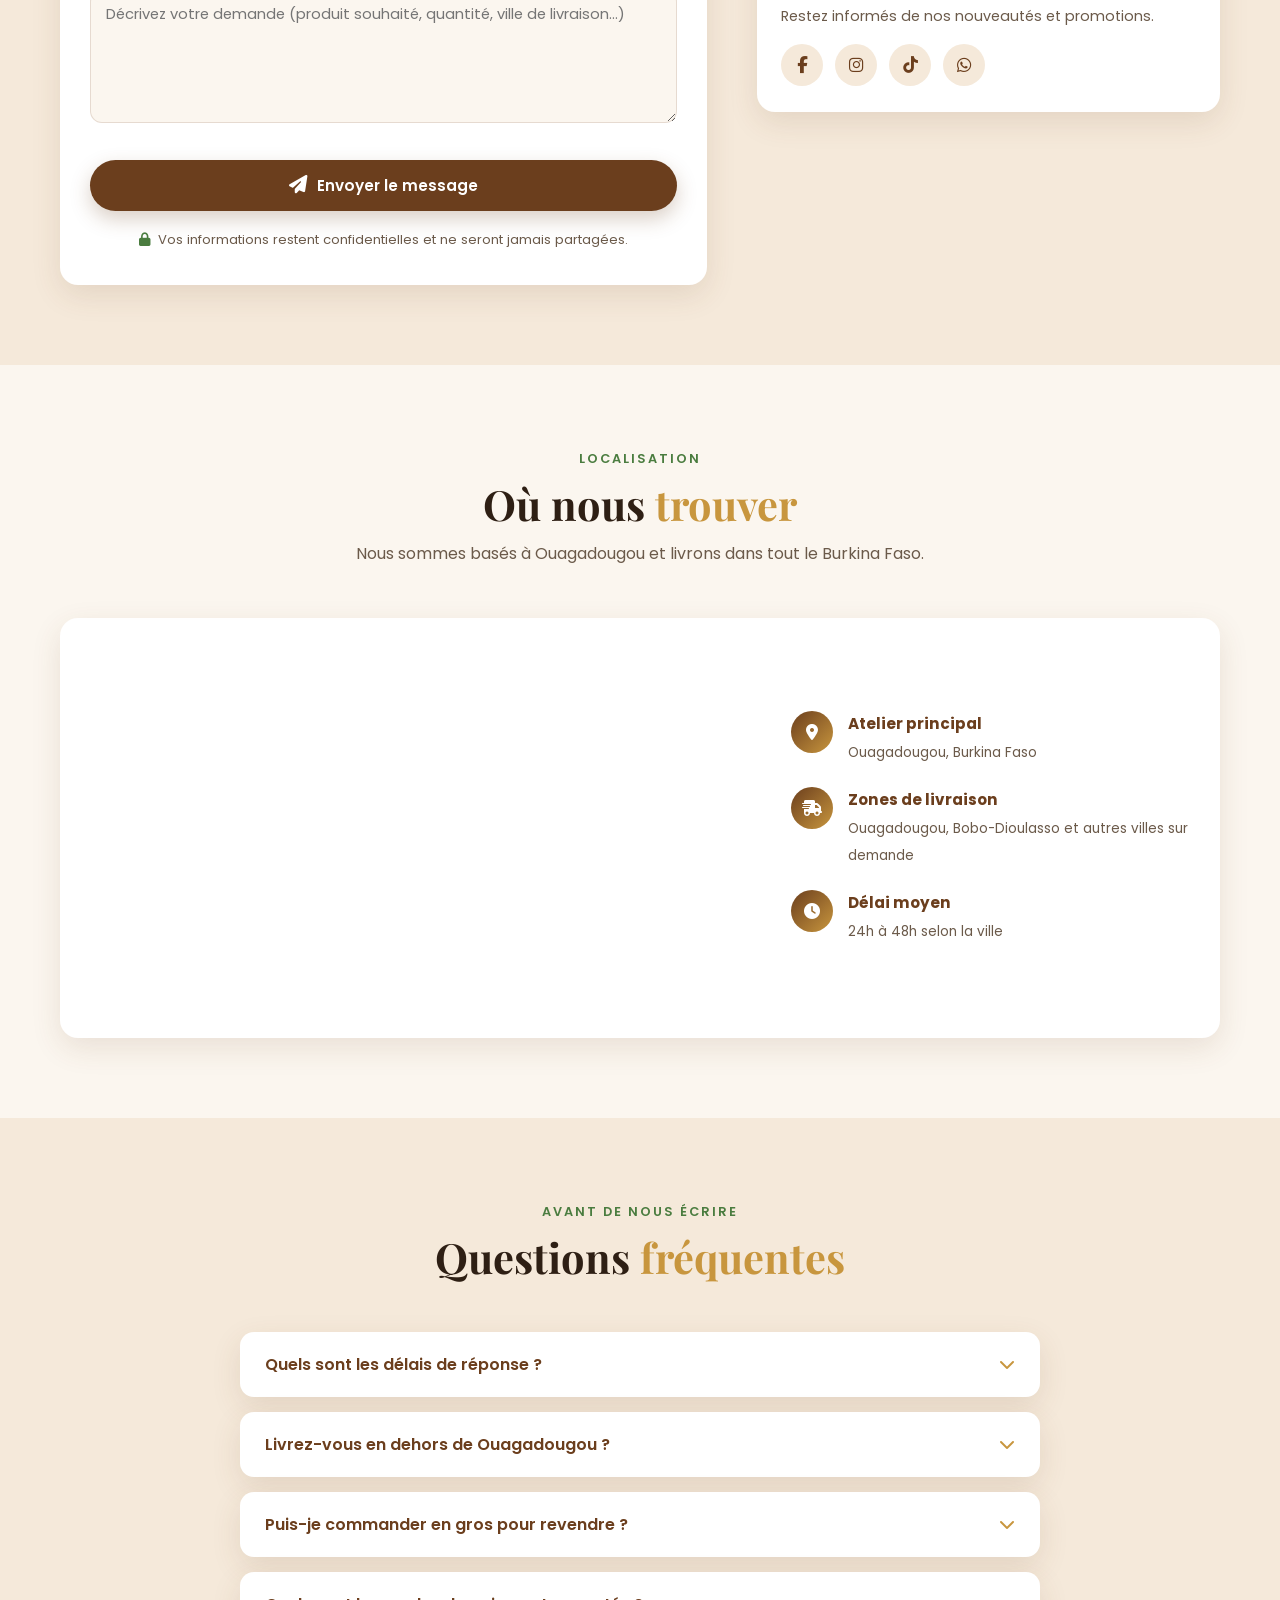
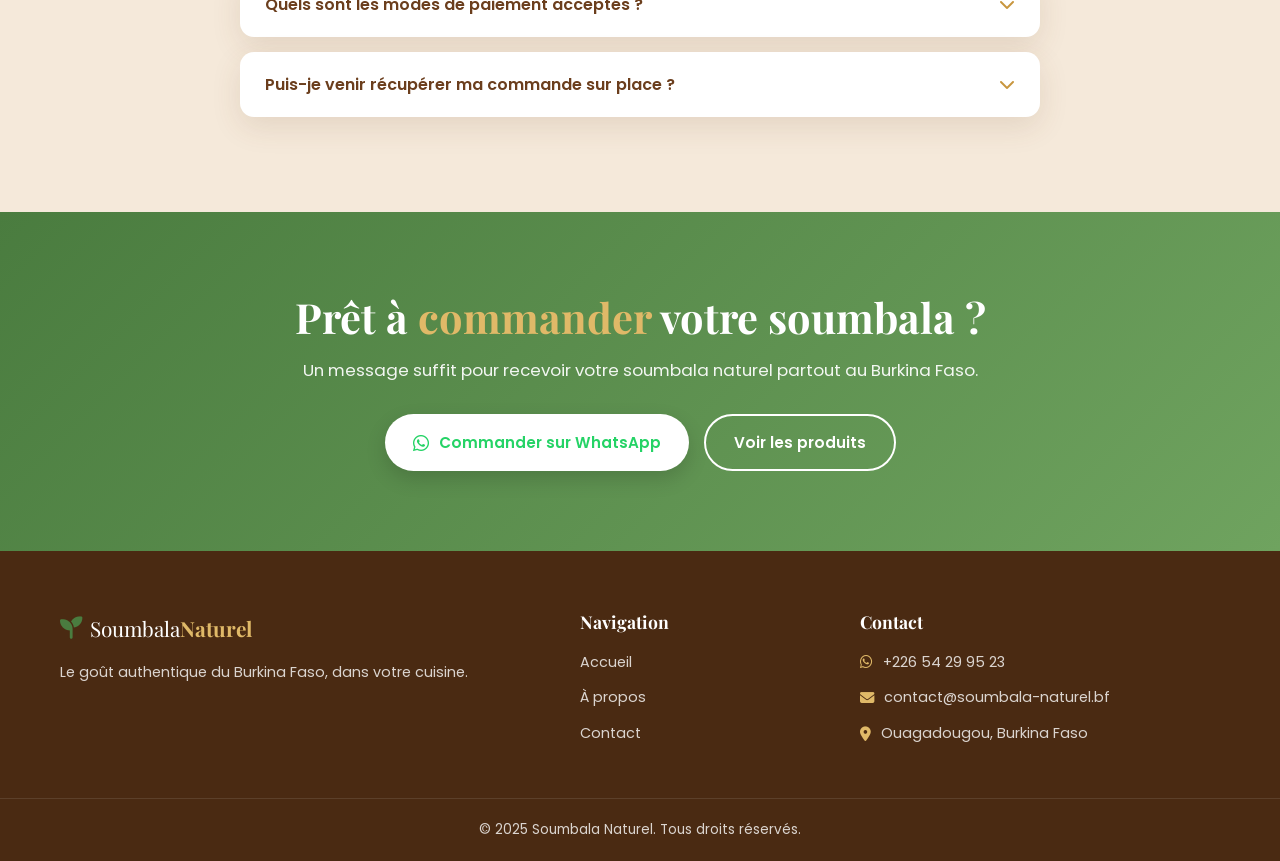
<file: contact.html>
<!DOCTYPE html>
<html lang="fr">
<head>
  <meta charset="UTF-8">
  <meta name="viewport" content="width=device-width, initial-scale=1.0">
  <title>Contact — Soumbala Naturel du Burkina Faso</title>
  <meta name="description" content="Contactez Soumbala Naturel pour commander votre soumbala traditionnel du Burkina Faso. WhatsApp, email, adresse et formulaire de contact.">
  <link rel="stylesheet" href="style.css">
  <link rel="preconnect" href="https://fonts.googleapis.com">
  <link rel="preconnect" href="https://fonts.gstatic.com" crossorigin>
  <link href="https://fonts.googleapis.com/css2?family=Playfair+Display:wght@600;700&family=Poppins:wght@300;400;500;600&display=swap" rel="stylesheet">
  <link rel="stylesheet" href="https://cdnjs.cloudflare.com/ajax/libs/font-awesome/6.5.0/css/all.min.css">
</head>
<body>

  <!-- ===== HEADER / NAVIGATION ===== -->
  <header class="header" id="header">
    <div class="container nav-container">
      <a href="index.html" class="logo">
        <i class="fa-solid fa-seedling"></i>
        <span>Soumbala<strong>Naturel</strong></span>
      </a>

      <nav class="nav" id="nav">
        <ul class="nav-list">
          <li><a href="index.html" class="nav-link">Accueil</a></li>
          <li><a href="a-propos.html" class="nav-link">À propos</a></li>
          <li><a href="contact.html" class="nav-link active">Contact</a></li>
        </ul>
      </nav>

      <div class="nav-actions">
        <button class="cart-btn" id="cartBtn" aria-label="Panier">
          <i class="fa-solid fa-basket-shopping"></i>
          <span class="cart-count" id="cartCount">0</span>
        </button>
        <button class="hamburger" id="hamburger" aria-label="Menu">
          <span></span><span></span><span></span>
        </button>
      </div>
    </div>
  </header>

  <!-- ===== HERO CONTACT ===== -->
  <section class="page-hero contact-hero" id="top">
    <div class="page-hero-overlay"></div>
    <div class="container page-hero-content">
      <p class="hero-tag">Nous Sommes à Votre Écoute</p>
      <h1>Contactez <span>Soumbala Naturel</span></h1>
      <p class="hero-text">
        Une question, une commande spéciale, un besoin en gros ?
        Notre équipe vous répond rapidement et avec plaisir.
      </p>
      <div class="hero-buttons">
        <a href="https://wa.me/22654299523?text=Bonjour%2C%20je%20souhaite%20des%20informations%20sur%20le%20soumbala."
           target="_blank" class="btn btn-whatsapp">
          <i class="fa-brands fa-whatsapp"></i> Discuter sur WhatsApp
        </a>
        <a href="#formulaire" class="btn btn-outline">Envoyer un message</a>
      </div>
    </div>
  </section>

  <!-- ===== COORDONNÉES RAPIDES ===== -->
  <section class="section coordonnees">
    <div class="container">
      <div class="coordonnees-grid">
        <div class="coordonnee-card reveal">
          <div class="coordonnee-icon whatsapp-icon">
            <i class="fa-brands fa-whatsapp"></i>
          </div>
          <h3>WhatsApp</h3>
          <p>Réponse rapide garantie</p>
          <a href="https://wa.me/22654299523?text=Bonjour%2C%20je%20souhaite%20des%20informations."
             target="_blank" class="coordonnee-link">
            +226 70 00 00 00
          </a>
        </div>

        <div class="coordonnee-card reveal">
          <div class="coordonnee-icon email-icon">
            <i class="fa-solid fa-envelope"></i>
          </div>
          <h3>Email</h3>
          <p>Pour les demandes détaillées</p>
          <a href="mailto:contact@soumbala-naturel.bf" class="coordonnee-link">
            contact@soumbala-naturel.bf
          </a>
        </div>

        <div class="coordonnee-card reveal">
          <div class="coordonnee-icon phone-icon">
            <i class="fa-solid fa-phone"></i>
          </div>
          <h3>Téléphone</h3>
          <p>Lun - Sam : 8h à 19h</p>
          <a href="tel:+22654299523" class="coordonnee-link">
            +226 54 29 95 23
          </a>
        </div>

        <div class="coordonnee-card reveal">
          <div class="coordonnee-icon location-icon">
            <i class="fa-solid fa-location-dot"></i>
          </div>
          <h3>Adresse</h3>
          <p>Notre atelier principal</p>
          <span class="coordonnee-link">Ouagadougou, Burkina Faso</span>
        </div>
      </div>
    </div>
  </section>

  <!-- ===== FORMULAIRE + INFOS ===== -->
  <section class="section formulaire-section" id="formulaire">
    <div class="container formulaire-grid">
      <!-- Formulaire -->
      <div class="formulaire-wrapper">
        <p class="section-tag">Formulaire de contact</p>
        <h2>Envoyez-nous un <span>message</span></h2>
        <p class="formulaire-intro">
          Remplissez le formulaire ci-dessous. Nous vous répondrons dans les plus brefs délais
          (généralement sous 24h). Vous pouvez aussi nous écrire directement sur WhatsApp.
        </p>

        <form class="contact-form" id="contactForm" novalidate>
          <div class="form-row">
            <div class="form-group">
              <label for="nom">Nom complet <span>*</span></label>
              <input type="text" id="nom" name="nom" placeholder="Ex : Aminata Kaboré" required>
              <small class="form-error" data-error="nom"></small>
            </div>
            <div class="form-group">
              <label for="telephone">Téléphone <span>*</span></label>
              <input type="tel" id="telephone" name="telephone" placeholder="Ex : +226 70 00 00 00" required>
              <small class="form-error" data-error="telephone"></small>
            </div>
          </div>

          <div class="form-group">
            <label for="email">Email</label>
            <input type="email" id="email" name="email" placeholder="Ex : vous@email.com">
            <small class="form-error" data-error="email"></small>
          </div>

          <div class="form-group">
            <label for="sujet">Sujet <span>*</span></label>
            <select id="sujet" name="sujet" required>
              <option value="">— Choisissez un sujet —</option>
              <option value="Commande">Passer une commande</option>
              <option value="Information">Demande d'information</option>
              <option value="Devis">Demande de devis / gros</option>
              <option value="Livraison">Question sur la livraison</option>
              <option value="Autre">Autre</option>
            </select>
            <small class="form-error" data-error="sujet"></small>
          </div>

          <div class="form-group">
            <label for="message">Votre message <span>*</span></label>
            <textarea id="message" name="message" rows="5"
              placeholder="Décrivez votre demande (produit souhaité, quantité, ville de livraison...)" required></textarea>
            <small class="form-error" data-error="message"></small>
          </div>

          <div class="form-actions">
            <button type="submit" class="btn btn-primary btn-full">
              <i class="fa-solid fa-paper-plane"></i> Envoyer le message
            </button>
          </div>

          <p class="form-note">
            <i class="fa-solid fa-lock"></i>
            Vos informations restent confidentielles et ne seront jamais partagées.
          </p>
        </form>
      </div>

      <!-- Infos latérales -->
      <div class="infos-wrapper">
        <div class="info-card reveal">
          <div class="info-card-header">
            <i class="fa-solid fa-clock"></i>
            <h3>Horaires d'ouverture</h3>
          </div>
          <ul class="horaires-list">
            <li><span>Lundi - Vendredi</span><strong>8h - 19h</strong></li>
            <li><span>Samedi</span><strong>8h - 16h</strong></li>
            <li><span>Dimanche</span><strong class="closed">Fermé</strong></li>
          </ul>
        </div>

        <div class="info-card reveal">
          <div class="info-card-header">
            <i class="fa-solid fa-headset"></i>
            <h3>Service client</h3>
          </div>
          <p class="info-card-text">
            Notre équipe est disponible pour vous accompagner dans vos commandes,
            vous conseiller sur les formats et organiser la livraison.
          </p>
          <a href="https://wa.me/22654299523?text=Bonjour%2C%20je%20souhaite%20un%20conseil."
             target="_blank" class="btn btn-whatsapp btn-full">
            <i class="fa-brands fa-whatsapp"></i> Parler à un conseiller
          </a>
        </div>

        <div class="info-card reveal">
          <div class="info-card-header">
            <i class="fa-solid fa-share-nodes"></i>
            <h3>Suivez-nous</h3>
          </div>
          <p class="info-card-text">Restez informés de nos nouveautés et promotions.</p>
          <div class="socials">
            <a href="#" aria-label="Facebook"><i class="fa-brands fa-facebook-f"></i></a>
            <a href="#" aria-label="Instagram"><i class="fa-brands fa-instagram"></i></a>
            <a href="#" aria-label="TikTok"><i class="fa-brands fa-tiktok"></i></a>
            <a href="https://wa.me/22654299523" target="_blank" aria-label="WhatsApp"><i class="fa-brands fa-whatsapp"></i></a>
          </div>
        </div>
      </div>
    </div>
  </section>

  <!-- ===== CARTE / LOCALISATION ===== -->
  <section class="section carte-section">
    <div class="container">
      <div class="section-head">
        <p class="section-tag">Localisation</p>
        <h2>Où nous <span>trouver</span></h2>
        <p class="section-desc">Nous sommes basés à Ouagadougou et livrons dans tout le Burkina Faso.</p>
      </div>

      <div class="carte-wrapper reveal">
        <iframe
          src="https://www.openstreetmap.org/export/embed.html?bbox=-1.6%2C12.28%2C-1.4%2C12.45&layer=mapnik&marker=12.3686%2C-1.5275"
          loading="lazy"
          title="Carte de Ouagadougou, Burkina Faso">
        </iframe>
        <div class="carte-info">
          <div class="carte-info-item">
            <i class="fa-solid fa-location-dot"></i>
            <div>
              <strong>Atelier principal</strong>
              <span>Ouagadougou, Burkina Faso</span>
            </div>
          </div>
          <div class="carte-info-item">
            <i class="fa-solid fa-truck-fast"></i>
            <div>
              <strong>Zones de livraison</strong>
              <span>Ouagadougou, Bobo-Dioulasso et autres villes sur demande</span>
            </div>
          </div>
          <div class="carte-info-item">
            <i class="fa-solid fa-clock"></i>
            <div>
              <strong>Délai moyen</strong>
              <span>24h à 48h selon la ville</span>
            </div>
          </div>
        </div>
      </div>
    </div>
  </section>

  <!-- ===== FAQ RAPIDE CONTACT ===== -->
  <section class="section faq-contact">
    <div class="container">
      <div class="section-head">
        <p class="section-tag">Avant de nous écrire</p>
        <h2>Questions <span>fréquentes</span></h2>
      </div>
      <div class="faq-list" id="faqContactList">
        <!-- FAQ générée par JavaScript -->
      </div>
    </div>
  </section>

  <!-- ===== CTA FINAL ===== -->
  <section class="section cta-final">
    <div class="container cta-content">
      <h2>Prêt à <span>commander</span> votre soumbala ?</h2>
      <p>Un message suffit pour recevoir votre soumbala naturel partout au Burkina Faso.</p>
      <div class="cta-buttons">
        <a href="https://wa.me/22654299523?text=Bonjour%2C%20je%20souhaite%20commander%20du%20soumbala."
           target="_blank" class="btn btn-whatsapp">
          <i class="fa-brands fa-whatsapp"></i> Commander sur WhatsApp
        </a>
        <a href="index.html#produits" class="btn btn-outline">Voir les produits</a>
      </div>
    </div>
  </section>

  <!-- ===== FOOTER ===== -->
  <footer class="footer">
    <div class="container footer-grid">
      <div class="footer-col">
        <a href="index.html" class="logo footer-logo">
          <i class="fa-solid fa-seedling"></i>
          <span>Soumbala<strong>Naturel</strong></span>
        </a>
        <p>Le goût authentique du Burkina Faso, dans votre cuisine.</p>
      </div>
      <div class="footer-col">
        <h4>Navigation</h4>
        <ul>
          <li><a href="index.html">Accueil</a></li>
          <li><a href="a-propos.html">À propos</a></li>
          <li><a href="contact.html">Contact</a></li>
        </ul>
      </div>
      <div class="footer-col">
        <h4>Contact</h4>
        <ul>
          <li><i class="fa-brands fa-whatsapp"></i> +226 54 29 95 23</li>
          <li><i class="fa-solid fa-envelope"></i> contact@soumbala-naturel.bf</li>
          <li><i class="fa-solid fa-location-dot"></i> Ouagadougou, Burkina Faso</li>
        </ul>
      </div>
    </div>
    <div class="footer-bottom">
      <p>© 2025 Soumbala Naturel. Tous droits réservés.</p>
    </div>
  </footer>

  <!-- ===== BOUTON WHATSAPP FLOTTANT ===== -->
  <a href="https://wa.me/22654299523?text=Bonjour%2C%20je%20souhaite%20commander%20du%20soumbala."
     target="_blank" class="whatsapp-float" aria-label="WhatsApp">
    <i class="fa-brands fa-whatsapp"></i>
  </a>

  <!-- ===== PANIER LATÉRAL ===== -->
  <div class="cart-overlay" id="cartOverlay"></div>
  <aside class="cart-panel" id="cartPanel">
    <div class="cart-header">
      <h3><i class="fa-solid fa-basket-shopping"></i> Mon Panier</h3>
      <button class="cart-close" id="cartClose" aria-label="Fermer">
        <i class="fa-solid fa-xmark"></i>
      </button>
    </div>
    <div class="cart-items" id="cartItems">
      <p class="cart-empty">Votre panier est vide.</p>
    </div>
    <div class="cart-footer">
      <div class="cart-total">
        <span>Total</span>
        <strong id="cartTotal">0 FCFA</strong>
      </div>
      <button class="btn btn-whatsapp btn-full" id="checkoutBtn">
        <i class="fa-brands fa-whatsapp"></i> Commander sur WhatsApp
      </button>
    </div>
  </aside>

  <script src="script.js"></script>
</body>
</html>
</file>
<file: style.css>
/* =========================================================
   VARIABLES GLOBALES
   ========================================================= */
:root {
  --marron: #6B3E1D;
  --marron-fonce: #4A2A12;
  --beige: #F5E9DA;
  --beige-clair: #FBF6EF;
  --dore: #C8963E;
  --dore-clair: #E0B968;
  --vert: #4A7C3F;
  --vert-clair: #6FA35F;
  --blanc: #FFFFFF;
  --texte: #2E1F14;
  --texte-clair: #6B5A4A;
  --ombre: 0 10px 30px rgba(107, 62, 29, 0.12);
  --ombre-hover: 0 20px 40px rgba(107, 62, 29, 0.22);
  --radius: 18px;
  --transition: 0.35s cubic-bezier(0.4, 0, 0.2, 1);
}

/* =========================================================
   RESET
   ========================================================= */
* { margin: 0; padding: 0; box-sizing: border-box; }
html { scroll-behavior: smooth; scroll-padding-top: 80px; }
body {
  font-family: 'Poppins', sans-serif;
  color: var(--texte);
  background: var(--beige-clair);
  line-height: 1.65;
  overflow-x: hidden;
}
img { max-width: 100%; display: block; }
a { text-decoration: none; color: inherit; }
ul { list-style: none; }
button { font-family: inherit; cursor: pointer; border: none; background: none; }

h1, h2, h3, h4 { font-family: 'Playfair Display', serif; font-weight: 700; line-height: 1.2; }
h2 { font-size: clamp(1.6rem, 4vw, 2.6rem); }
h2 span { color: var(--dore); }

.container { width: 100%; max-width: 1200px; margin: 0 auto; padding: 0 20px; }
.section { padding: 80px 0; }
.section-head { text-align: center; max-width: 700px; margin: 0 auto 50px; }
.section-tag {
  display: inline-block;
  color: var(--vert);
  font-weight: 600;
  letter-spacing: 2px;
  text-transform: uppercase;
  font-size: 0.8rem;
  margin-bottom: 10px;
}
.section-desc { color: var(--texte-clair); margin-top: 12px; }

/* =========================================================
   BOUTONS
   ========================================================= */
.btn {
  display: inline-flex;
  align-items: center;
  justify-content: center;
  gap: 10px;
  padding: 14px 28px;
  border-radius: 50px;
  font-weight: 600;
  font-size: 0.95rem;
  transition: var(--transition);
  white-space: nowrap;
}
.btn i { font-size: 1.15rem; }
.btn-whatsapp {
  background: #25D366;
  color: #fff;
  box-shadow: 0 8px 20px rgba(37, 211, 102, 0.35);
}
.btn-whatsapp:hover { background: #1EBE5A; transform: translateY(-3px); box-shadow: 0 12px 28px rgba(37, 211, 102, 0.45); }
.btn-primary {
  background: var(--marron);
  color: #fff;
  box-shadow: 0 8px 20px rgba(107, 62, 29, 0.25);
}
.btn-primary:hover { background: var(--marron-fonce); transform: translateY(-3px); }
.btn-outline {
  background: transparent;
  color: var(--marron);
  border: 2px solid var(--marron);
}
.btn-outline:hover { background: var(--marron); color: #fff; transform: translateY(-3px); }
.btn-full { width: 100%; }

/* =========================================================
   HEADER + NAVIGATION
   ========================================================= */
.header {
  position: fixed;
  top: 0; left: 0; width: 100%;
  z-index: 1000;
  background: rgba(251, 246, 239, 0.9);
  backdrop-filter: blur(12px);
  -webkit-backdrop-filter: blur(12px);
  transition: var(--transition);
  border-bottom: 1px solid rgba(107, 62, 29, 0.08);
}
.header.scrolled {
  box-shadow: 0 5px 20px rgba(107, 62, 29, 0.1);
  background: rgba(251, 246, 239, 0.98);
}
.nav-container {
  display: flex;
  align-items: center;
  justify-content: space-between;
  height: 72px;
}

.logo {
  display: flex;
  align-items: center;
  gap: 8px;
  font-family: 'Playfair Display', serif;
  font-size: 1.3rem;
  color: var(--marron);
}
.logo i { color: var(--vert); font-size: 1.4rem; }
.logo strong { color: var(--dore); }

.nav-list { display: flex; gap: 30px; }
.nav-link {
  font-weight: 500;
  font-size: 0.92rem;
  color: var(--texte);
  position: relative;
  transition: var(--transition);
}
.nav-link::after {
  content: '';
  position: absolute;
  bottom: -5px; left: 0;
  width: 0; height: 2px;
  background: var(--dore);
  transition: var(--transition);
}
.nav-link:hover, .nav-link.active { color: var(--marron); }
.nav-link:hover::after, .nav-link.active::after { width: 100%; }

.nav-actions { display: flex; align-items: center; gap: 15px; }
.cart-btn {
  position: relative;
  font-size: 1.3rem;
  color: var(--marron);
  transition: var(--transition);
}
.cart-btn:hover { color: var(--dore); transform: scale(1.1); }
.cart-count {
  position: absolute;
  top: -8px; right: -10px;
  background: var(--dore);
  color: #fff;
  font-size: 0.7rem;
  font-weight: 600;
  width: 20px; height: 20px;
  border-radius: 50%;
  display: flex; align-items: center; justify-content: center;
}

/* Hamburger caché par défaut (desktop) */
.hamburger {
  display: none;
  flex-direction: column;
  gap: 5px;
  padding: 5px;
}
.hamburger span {
  width: 26px; height: 3px;
  background: var(--marron);
  border-radius: 3px;
  transition: var(--transition);
}
.hamburger.active span:nth-child(1) { transform: translateY(8px) rotate(45deg); }
.hamburger.active span:nth-child(2) { opacity: 0; }
.hamburger.active span:nth-child(3) { transform: translateY(-8px) rotate(-45deg); }

/* =========================================================
   HERO
   ========================================================= */
.hero {
  position: relative;
  min-height: 100vh;
  display: flex;
  align-items: center;
  background: url('images/image3.jpg') center/cover no-repeat;
  padding: 120px 0 80px;
}
.hero-overlay {
  position: absolute;
  inset: 0;
  background: linear-gradient(135deg, rgba(74, 42, 18, 0.85) 0%, rgba(107, 62, 29, 0.7) 50%, rgba(74, 124, 63, 0.6) 100%);
}
.hero-content { position: relative; z-index: 2; max-width: 720px; color: #fff; }
.hero-tag {
  display: inline-block;
  background: rgba(200, 150, 62, 0.25);
  border: 1px solid var(--dore);
  color: var(--dore-clair);
  padding: 6px 18px;
  border-radius: 50px;
  font-size: 0.8rem;
  font-weight: 600;
  letter-spacing: 1.5px;
  text-transform: uppercase;
  margin-bottom: 20px;
}
.hero h1 { font-size: clamp(2rem, 5.5vw, 3.8rem); margin-bottom: 20px; }
.hero h1 span { color: var(--dore-clair); }
.hero-text { font-size: clamp(0.95rem, 2vw, 1.1rem); color: rgba(255,255,255,0.9); margin-bottom: 32px; max-width: 600px; }
.hero-buttons { display: flex; flex-wrap: wrap; gap: 15px; margin-bottom: 40px; }
.hero-buttons .btn-outline { border-color: #fff; color: #fff; }
.hero-buttons .btn-outline:hover { background: #fff; color: var(--marron); }
.hero-badges { display: flex; flex-wrap: wrap; gap: 25px; }
.hero-badges span { display: flex; align-items: center; gap: 8px; font-size: 0.9rem; color: rgba(255,255,255,0.95); }
.hero-badges i { color: var(--dore-clair); }

/* =========================================================
   PRODUITS
   ========================================================= */
.products-grid {
  display: grid;
  grid-template-columns: repeat(auto-fit, minmax(280px, 1fr));
  gap: 30px;
}
.product-card {
  background: #fff;
  border-radius: var(--radius);
  overflow: hidden;
  box-shadow: var(--ombre);
  transition: var(--transition);
  display: flex;
  flex-direction: column;
}
.product-card:hover { transform: translateY(-8px); box-shadow: var(--ombre-hover); }
.product-image {
  position: relative;
  height: 220px;
  overflow: hidden;
}
.product-image img { width: 100%; height: 100%; object-fit: cover; transition: var(--transition); }
.product-card:hover .product-image img { transform: scale(1.08); }
.product-badge {
  position: absolute;
  top: 15px; left: 15px;
  background: var(--dore);
  color: #fff;
  padding: 5px 14px;
  border-radius: 50px;
  font-size: 0.75rem;
  font-weight: 600;
}
.product-body { padding: 22px; display: flex; flex-direction: column; flex: 1; }
.product-body h3 { font-size: 1.25rem; margin-bottom: 8px; color: var(--marron); }
.product-body p { color: var(--texte-clair); font-size: 0.9rem; margin-bottom: 15px; flex: 1; }
.product-meta {
  display: flex;
  justify-content: space-between;
  align-items: center;
  padding: 12px 0;
  border-top: 1px dashed rgba(107, 62, 29, 0.2);
  margin-bottom: 15px;
}
.product-format { font-size: 0.85rem; color: var(--texte-clair); }
.product-format i { color: var(--vert); margin-right: 5px; }
.product-price { font-family: 'Playfair Display', serif; font-size: 1.3rem; font-weight: 700; color: var(--marron); }
.product-actions { display: flex; gap: 10px; }
.product-actions .btn { flex: 1; padding: 12px 15px; font-size: 0.85rem; }
.btn-cart {
  background: var(--beige);
  color: var(--marron);
  border: 1px solid rgba(107, 62, 29, 0.15);
}
.btn-cart:hover { background: var(--marron); color: #fff; }

/* =========================================================
   FEATURES / POURQUOI NOUS
   ========================================================= */
.pourquoi { background: var(--beige); }
.features-grid {
  display: grid;
  grid-template-columns: repeat(auto-fit, minmax(220px, 1fr));
  gap: 25px;
}
.feature-card {
  background: #fff;
  padding: 32px 24px;
  border-radius: var(--radius);
  text-align: center;
  box-shadow: var(--ombre);
  transition: var(--transition);
}
.feature-card:hover { transform: translateY(-8px); box-shadow: var(--ombre-hover); }
.feature-icon {
  width: 65px; height: 65px;
  margin: 0 auto 18px;
  background: linear-gradient(135deg, var(--vert), var(--vert-clair));
  color: #fff;
  border-radius: 50%;
  display: flex; align-items: center; justify-content: center;
  font-size: 1.5rem;
  transition: var(--transition);
}
.feature-card:hover .feature-icon { transform: rotate(-10deg) scale(1.1); background: linear-gradient(135deg, var(--dore), var(--dore-clair)); }
.feature-card h3 { font-size: 1.1rem; margin-bottom: 10px; color: var(--marron); }
.feature-card p { font-size: 0.88rem; color: var(--texte-clair); }

/* =========================================================
   À PROPOS (bloc accueil)
   ========================================================= */
.apropos-grid {
  display: grid;
  grid-template-columns: 1fr 1fr;
  gap: 60px;
  align-items: center;
}
.apropos-image { position: relative; border-radius: var(--radius); overflow: hidden; box-shadow: var(--ombre-hover); }
.apropos-image img { width: 100%; height: 100%; object-fit: cover; transition: var(--transition); }
.apropos-image:hover img { transform: scale(1.05); }
.apropos-image-badge {
  position: absolute;
  bottom: 20px; left: 20px;
  background: rgba(255,255,255,0.95);
  padding: 10px 20px;
  border-radius: 50px;
  display: flex; align-items: center; gap: 8px;
  font-weight: 600;
  color: var(--marron);
  box-shadow: var(--ombre);
}
.apropos-image-badge i { color: var(--vert); }
.apropos-text h2 { margin-bottom: 20px; }
.apropos-text p { color: var(--texte-clair); margin-bottom: 15px; }
.apropos-list { margin: 25px 0; }
.apropos-list li { display: flex; align-items: center; gap: 10px; margin-bottom: 12px; font-size: 0.95rem; }
.apropos-list i {
  color: var(--vert);
  background: rgba(74, 124, 63, 0.12);
  width: 24px; height: 24px;
  border-radius: 50%;
  display: flex; align-items: center; justify-content: center;
  font-size: 0.7rem;
  flex-shrink: 0;
}

/* =========================================================
   AVIS / TÉMOIGNAGES
   ========================================================= */
.avis { background: var(--beige); }
.avis-grid {
  display: grid;
  grid-template-columns: repeat(auto-fit, minmax(280px, 1fr));
  gap: 30px;
}
.avis-card {
  background: #fff;
  padding: 30px;
  border-radius: var(--radius);
  box-shadow: var(--ombre);
  transition: var(--transition);
  position: relative;
}
.avis-card::before {
  content: '\201C';
  position: absolute;
  top: 10px; right: 25px;
  font-family: 'Playfair Display', serif;
  font-size: 5rem;
  color: rgba(200, 150, 62, 0.15);
  line-height: 1;
}
.avis-card:hover { transform: translateY(-8px); box-shadow: var(--ombre-hover); }
.stars { color: var(--dore); margin-bottom: 15px; }
.avis-card p { font-style: italic; color: var(--texte-clair); margin-bottom: 20px; position: relative; z-index: 1; }
.avis-author { display: flex; align-items: center; gap: 12px; }
.avatar {
  width: 45px; height: 45px;
  border-radius: 50%;
  background: linear-gradient(135deg, var(--marron), var(--dore));
  color: #fff;
  display: flex; align-items: center; justify-content: center;
  font-weight: 700;
  font-size: 1.1rem;
}
.avis-author strong { display: block; color: var(--marron); font-size: 0.95rem; }
.avis-author span { font-size: 0.8rem; color: var(--texte-clair); }

/* =========================================================
   FAQ
   ========================================================= */
.faq-list { max-width: 800px; margin: 0 auto; }
.faq-item {
  background: #fff;
  border-radius: 14px;
  margin-bottom: 15px;
  box-shadow: var(--ombre);
  overflow: hidden;
  transition: var(--transition);
}
.faq-question {
  width: 100%;
  display: flex;
  justify-content: space-between;
  align-items: center;
  padding: 20px 25px;
  text-align: left;
  font-weight: 600;
  font-size: 1rem;
  color: var(--marron);
  transition: var(--transition);
}
.faq-question:hover { color: var(--dore); }
.faq-question i { transition: var(--transition); color: var(--dore); flex-shrink: 0; margin-left: 15px; }
.faq-item.active .faq-question i { transform: rotate(180deg); }
.faq-answer {
  max-height: 0;
  overflow: hidden;
  transition: max-height 0.4s ease, padding 0.4s ease;
  padding: 0 25px;
  color: var(--texte-clair);
  font-size: 0.92rem;
}
.faq-item.active .faq-answer { max-height: 400px; padding: 0 25px 20px; }

/* =========================================================
   CONTACT (bloc accueil)
   ========================================================= */
.contact { background: var(--beige); }
.contact-grid {
  display: grid;
  grid-template-columns: 1fr 1fr;
  gap: 60px;
  align-items: center;
}
.contact-info h2 { margin-bottom: 15px; }
.contact-info > p { color: var(--texte-clair); margin-bottom: 25px; }
.contact-list { margin-bottom: 30px; }
.contact-list li { display: flex; align-items: center; gap: 12px; margin-bottom: 15px; font-size: 0.95rem; }
.contact-list i { color: var(--vert); width: 20px; text-align: center; }
.contact-image { border-radius: var(--radius); overflow: hidden; box-shadow: var(--ombre-hover); }
.contact-image img { width: 100%; height: 100%; object-fit: cover; transition: var(--transition); }
.contact-image:hover img { transform: scale(1.05); }

/* =========================================================
   FOOTER
   ========================================================= */
.footer { background: var(--marron-fonce); color: rgba(255,255,255,0.8); padding: 60px 0 0; }
.footer-grid {
  display: grid;
  grid-template-columns: 2fr 1fr 1.5fr;
  gap: 40px;
  padding-bottom: 40px;
}
.footer-logo { color: #fff; margin-bottom: 15px; }
.footer-logo strong { color: var(--dore-clair); }
.footer-col p { font-size: 0.9rem; }
.footer-col h4 { color: #fff; margin-bottom: 18px; font-size: 1.1rem; }
.footer-col ul li { margin-bottom: 12px; font-size: 0.9rem; display: flex; align-items: center; gap: 10px; }
.footer-col ul li a { transition: var(--transition); }
.footer-col ul li a:hover { color: var(--dore-clair); padding-left: 5px; }
.footer-col ul li i { color: var(--dore-clair); }
.footer-bottom {
  border-top: 1px solid rgba(255,255,255,0.1);
  padding: 20px 0;
  text-align: center;
  font-size: 0.85rem;
}

/* =========================================================
   BOUTON WHATSAPP FLOTTANT
   ========================================================= */
.whatsapp-float {
  position: fixed;
  bottom: 25px; right: 25px;
  width: 58px; height: 58px;
  background: #25D366;
  color: #fff;
  border-radius: 50%;
  display: flex; align-items: center; justify-content: center;
  font-size: 1.8rem;
  box-shadow: 0 8px 25px rgba(37, 211, 102, 0.5);
  z-index: 999;
  transition: var(--transition);
  animation: pulse 2s infinite;
}
.whatsapp-float:hover { transform: scale(1.1) translateY(-3px); }
@keyframes pulse {
  0% { box-shadow: 0 0 0 0 rgba(37, 211, 102, 0.5); }
  70% { box-shadow: 0 0 0 18px rgba(37, 211, 102, 0); }
  100% { box-shadow: 0 0 0 0 rgba(37, 211, 102, 0); }
}

/* =========================================================
   PANIER LATÉRAL
   ========================================================= */
.cart-overlay {
  position: fixed; inset: 0;
  background: rgba(46, 31, 20, 0.5);
  backdrop-filter: blur(3px);
  z-index: 1100;
  opacity: 0; visibility: hidden;
  transition: var(--transition);
}
.cart-overlay.active { opacity: 1; visibility: visible; }
.cart-panel {
  position: fixed;
  top: 0; right: 0;
  width: 100%;
  max-width: 420px;
  height: 100vh;
  background: #fff;
  z-index: 1200;
  display: flex;
  flex-direction: column;
  transform: translateX(105%);
  transition: transform 0.4s cubic-bezier(0.4, 0, 0.2, 1);
  box-shadow: -10px 0 40px rgba(0,0,0,0.15);
}
.cart-panel.active { transform: translateX(0); }
.cart-header {
  display: flex;
  justify-content: space-between;
  align-items: center;
  padding: 20px 22px;
  border-bottom: 1px solid rgba(107, 62, 29, 0.1);
}
.cart-header h3 { font-size: 1.2rem; color: var(--marron); display: flex; align-items: center; gap: 10px; }
.cart-close { font-size: 1.4rem; color: var(--texte-clair); transition: var(--transition); }
.cart-close:hover { color: var(--marron); transform: rotate(90deg); }

.cart-items { flex: 1; overflow-y: auto; padding: 20px 22px; }
.cart-empty { text-align: center; color: var(--texte-clair); padding: 40px 0; font-style: italic; }
.cart-item {
  display: flex;
  gap: 12px;
  padding-bottom: 15px;
  margin-bottom: 15px;
  border-bottom: 1px solid rgba(107, 62, 29, 0.08);
}
.cart-item-img {
  width: 65px; height: 65px;
  border-radius: 10px;
  object-fit: cover;
  flex-shrink: 0;
}
.cart-item-info { flex: 1; }
.cart-item-info h4 { font-size: 0.95rem; color: var(--marron); margin-bottom: 3px; }
.cart-item-info .cart-item-format { font-size: 0.78rem; color: var(--texte-clair); margin-bottom: 8px; }
.cart-item-bottom { display: flex; justify-content: space-between; align-items: center; }
.cart-item-price { font-weight: 600; color: var(--marron); font-size: 0.9rem; }
.qty-control { display: flex; align-items: center; gap: 8px; }
.qty-btn {
  width: 26px; height: 26px;
  border-radius: 6px;
  background: var(--beige);
  color: var(--marron);
  display: flex; align-items: center; justify-content: center;
  font-weight: 700;
  transition: var(--transition);
}
.qty-btn:hover { background: var(--marron); color: #fff; }
.qty-value { font-weight: 600; min-width: 20px; text-align: center; font-size: 0.9rem; }
.cart-item-remove {
  color: #c0392b;
  font-size: 0.85rem;
  margin-top: 5px;
  transition: var(--transition);
}
.cart-item-remove:hover { text-decoration: underline; }

.cart-footer { padding: 20px 22px; border-top: 1px solid rgba(107, 62, 29, 0.1); background: var(--beige-clair); }
.cart-total { display: flex; justify-content: space-between; align-items: center; margin-bottom: 15px; font-size: 1.1rem; }
.cart-total strong { font-family: 'Playfair Display', serif; font-size: 1.4rem; color: var(--marron); }

/* =========================================================
   TOAST (notifications)
   ========================================================= */
.toast {
  position: fixed;
  bottom: 30px;
  left: 50%;
  transform: translateX(-50%) translateY(100px);
  background: var(--vert);
  color: #fff;
  padding: 14px 28px;
  border-radius: 50px;
  font-weight: 500;
  font-size: 0.9rem;
  box-shadow: 0 10px 30px rgba(0,0,0,0.2);
  opacity: 0;
  visibility: hidden;
  transition: all 0.4s cubic-bezier(0.4, 0, 0.2, 1);
  z-index: 2000;
  max-width: 90%;
  text-align: center;
}
.toast.show {
  transform: translateX(-50%) translateY(0);
  opacity: 1;
  visibility: visible;
}
.toast.error { background: #c0392b; }

/* =========================================================
   ANIMATIONS AU SCROLL
   ========================================================= */
.reveal {
  opacity: 0;
  transform: translateY(40px);
  transition: opacity 0.7s ease, transform 0.7s ease;
}
.reveal.visible { opacity: 1; transform: translateY(0); }

/* =========================================================
   PAGE HERO (pages internes : À propos, Contact)
   ========================================================= */
.page-hero {
  position: relative;
  min-height: 65vh;
  display: flex;
  align-items: center;
  background: url('images/image3.jpg') center/cover no-repeat;
  padding: 140px 0 80px;
  text-align: center;
}
.page-hero-overlay {
  position: absolute;
  inset: 0;
  background: linear-gradient(135deg, rgba(74, 42, 18, 0.88) 0%, rgba(107, 62, 29, 0.75) 50%, rgba(74, 124, 63, 0.65) 100%);
}
.page-hero-content {
  position: relative;
  z-index: 2;
  color: #fff;
  max-width: 800px;
  margin: 0 auto;
}
.page-hero-content .hero-tag { margin-bottom: 20px; }
.page-hero-content h1 { font-size: clamp(2rem, 5vw, 3.4rem); margin-bottom: 20px; }
.page-hero-content h1 span { color: var(--dore-clair); }
.page-hero-content .hero-text { color: rgba(255,255,255,0.92); margin-bottom: 30px; }
.page-hero-content .hero-buttons { justify-content: center; }
.page-hero-content .btn-outline { border-color: #fff; color: #fff; }
.page-hero-content .btn-outline:hover { background: #fff; color: var(--marron); }

/* =========================================================
   PAGE À PROPOS
   ========================================================= */
.histoire { background: var(--beige-clair); }

/* Chiffres clés */
.stats-section {
  background: linear-gradient(135deg, var(--marron) 0%, var(--marron-fonce) 100%);
  color: #fff;
  padding: 70px 0;
}
.stats-grid {
  display: grid;
  grid-template-columns: repeat(auto-fit, minmax(200px, 1fr));
  gap: 30px;
}
.stat-card {
  text-align: center;
  padding: 30px 20px;
  background: rgba(255,255,255,0.06);
  border: 1px solid rgba(200, 150, 62, 0.25);
  border-radius: var(--radius);
  backdrop-filter: blur(6px);
  transition: var(--transition);
}
.stat-card:hover {
  transform: translateY(-8px);
  background: rgba(255,255,255,0.1);
  border-color: var(--dore);
}
.stat-icon { font-size: 1.8rem; color: var(--dore-clair); margin-bottom: 15px; }
.stat-number {
  font-family: 'Playfair Display', serif;
  font-size: clamp(2rem, 5vw, 3rem);
  color: #fff;
  margin-bottom: 5px;
  line-height: 1;
}
.stat-card p { font-size: 0.9rem; color: rgba(255,255,255,0.85); letter-spacing: 0.5px; }

/* Processus de fabrication */
.fabrication { background: var(--beige); }
.process-grid {
  display: grid;
  grid-template-columns: repeat(auto-fit, minmax(250px, 1fr));
  gap: 25px;
}
.process-step {
  position: relative;
  background: #fff;
  padding: 35px 25px 25px;
  border-radius: var(--radius);
  box-shadow: var(--ombre);
  transition: var(--transition);
  text-align: center;
  overflow: hidden;
}
.process-step:hover { transform: translateY(-8px); box-shadow: var(--ombre-hover); }
.process-number {
  position: absolute;
  top: 12px; right: 18px;
  font-family: 'Playfair Display', serif;
  font-size: 2.4rem;
  font-weight: 700;
  color: rgba(200, 150, 62, 0.18);
  line-height: 1;
}
.process-icon {
  width: 60px; height: 60px;
  margin: 0 auto 18px;
  background: linear-gradient(135deg, var(--marron), var(--dore));
  color: #fff;
  border-radius: 50%;
  display: flex; align-items: center; justify-content: center;
  font-size: 1.4rem;
  transition: var(--transition);
}
.process-step:hover .process-icon {
  transform: rotate(-8deg) scale(1.1);
  background: linear-gradient(135deg, var(--vert), var(--vert-clair));
}
.process-step h3 { font-size: 1.1rem; color: var(--marron); margin-bottom: 10px; }
.process-step p { font-size: 0.88rem; color: var(--texte-clair); }

/* Valeurs */
.valeurs { background: var(--beige-clair); }

/* Galerie */
.galerie { background: var(--beige); }
.galerie-grid {
  display: grid;
  grid-template-columns: repeat(auto-fit, minmax(280px, 1fr));
  gap: 25px;
}
.galerie-item {
  position: relative;
  border-radius: var(--radius);
  overflow: hidden;
  box-shadow: var(--ombre);
  height: 320px;
  transition: var(--transition);
}
.galerie-item:hover { transform: translateY(-6px); box-shadow: var(--ombre-hover); }
.galerie-item img { width: 100%; height: 100%; object-fit: cover; transition: var(--transition); }
.galerie-item:hover img { transform: scale(1.08); }
.galerie-caption {
  position: absolute;
  bottom: 0; left: 0; right: 0;
  padding: 20px;
  background: linear-gradient(to top, rgba(46, 31, 20, 0.9), rgba(46, 31, 20, 0));
  color: #fff;
  display: flex; align-items: center; gap: 10px;
  font-size: 0.92rem;
  font-weight: 500;
  transform: translateY(100%);
  transition: var(--transition);
}
.galerie-item:hover .galerie-caption { transform: translateY(0); }
.galerie-caption i { color: var(--dore-clair); font-size: 1.1rem; }

/* Engagement */
.engagement { background: var(--beige-clair); }
.engagement-grid {
  display: grid;
  grid-template-columns: 1fr 1fr;
  gap: 60px;
  align-items: center;
}
.engagement-text h2 { margin-bottom: 20px; }
.engagement-text > p { color: var(--texte-clair); margin-bottom: 20px; }
.engagement-image {
  border-radius: var(--radius);
  overflow: hidden;
  box-shadow: var(--ombre-hover);
}
.engagement-image img { width: 100%; height: 100%; object-fit: cover; transition: var(--transition); }
.engagement-image:hover img { transform: scale(1.05); }

/* CTA final */
.cta-final {
  background: linear-gradient(135deg, var(--vert) 0%, var(--vert-clair) 100%);
  color: #fff;
  text-align: center;
  padding: 80px 0;
}
.cta-content h2 { color: #fff; margin-bottom: 15px; }
.cta-content h2 span { color: var(--dore-clair); }
.cta-content p { color: rgba(255,255,255,0.92); margin-bottom: 30px; font-size: 1.05rem; }
.cta-buttons { display: flex; flex-wrap: wrap; gap: 15px; justify-content: center; }
.cta-final .btn-outline { border-color: #fff; color: #fff; }
.cta-final .btn-outline:hover { background: #fff; color: var(--vert); }
.cta-final .btn-whatsapp { background: #fff; color: #25D366; box-shadow: 0 8px 20px rgba(0,0,0,0.15); }
.cta-final .btn-whatsapp:hover { background: #f0f0f0; color: #1EBE5A; }

/* =========================================================
   PAGE CONTACT
   ========================================================= */
.contact-hero {
  background: url('images/image1.jpg') center/cover no-repeat;
  min-height: 60vh;
}

/* Coordonnées rapides */
.coordonnees { background: var(--beige-clair); padding: 60px 0; }
.coordonnees-grid {
  display: grid;
  grid-template-columns: repeat(auto-fit, minmax(220px, 1fr));
  gap: 25px;
}
.coordonnee-card {
  background: #fff;
  padding: 30px 22px;
  border-radius: var(--radius);
  box-shadow: var(--ombre);
  text-align: center;
  transition: var(--transition);
  display: flex;
  flex-direction: column;
  align-items: center;
}
.coordonnee-card:hover { transform: translateY(-8px); box-shadow: var(--ombre-hover); }
.coordonnee-icon {
  width: 60px; height: 60px;
  border-radius: 50%;
  display: flex; align-items: center; justify-content: center;
  font-size: 1.5rem;
  color: #fff;
  margin-bottom: 18px;
  transition: var(--transition);
}
.coordonnee-card:hover .coordonnee-icon { transform: rotate(-8deg) scale(1.08); }
.whatsapp-icon { background: linear-gradient(135deg, #25D366, #1EBE5A); }
.email-icon    { background: linear-gradient(135deg, var(--dore), var(--dore-clair)); }
.phone-icon    { background: linear-gradient(135deg, var(--marron), var(--marron-fonce)); }
.location-icon { background: linear-gradient(135deg, var(--vert), var(--vert-clair)); }

.coordonnee-card h3 { font-size: 1.1rem; color: var(--marron); margin-bottom: 6px; }
.coordonnee-card p { font-size: 0.85rem; color: var(--texte-clair); margin-bottom: 12px; }
.coordonnee-link {
  color: var(--dore);
  font-weight: 600;
  font-size: 0.92rem;
  transition: var(--transition);
  word-break: break-word;
}
.coordonnee-link:hover { color: var(--marron); text-decoration: underline; }

/* Formulaire + infos */
.formulaire-section { background: var(--beige); }
.formulaire-grid {
  display: grid;
  grid-template-columns: 1.4fr 1fr;
  gap: 50px;
  align-items: start;
}
.formulaire-wrapper h2 { margin-bottom: 15px; }
.formulaire-intro { color: var(--texte-clair); margin-bottom: 28px; font-size: 0.95rem; }

.contact-form {
  background: #fff;
  padding: 35px 30px;
  border-radius: var(--radius);
  box-shadow: var(--ombre);
}
.form-row { display: grid; grid-template-columns: 1fr 1fr; gap: 18px; }
.form-group { display: flex; flex-direction: column; margin-bottom: 18px; }
.form-group label {
  font-size: 0.88rem;
  font-weight: 500;
  color: var(--marron);
  margin-bottom: 8px;
}
.form-group label span { color: #c0392b; }
.form-group input,
.form-group select,
.form-group textarea {
  font-family: inherit;
  font-size: 0.92rem;
  padding: 13px 15px;
  border: 1.5px solid rgba(107, 62, 29, 0.15);
  border-radius: 12px;
  background: var(--beige-clair);
  color: var(--texte);
  transition: var(--transition);
  width: 100%;
  resize: vertical;
}
.form-group input:focus,
.form-group select:focus,
.form-group textarea:focus {
  outline: none;
  border-color: var(--dore);
  background: #fff;
  box-shadow: 0 0 0 4px rgba(200, 150, 62, 0.12);
}
.form-group input.error,
.form-group select.error,
.form-group textarea.error {
  border-color: #c0392b;
  background: #fff5f5;
}
.form-error {
  color: #c0392b;
  font-size: 0.78rem;
  margin-top: 5px;
  min-height: 14px;
  display: block;
}
.form-actions { margin-top: 10px; }
.form-note {
  margin-top: 18px;
  font-size: 0.82rem;
  color: var(--texte-clair);
  display: flex;
  align-items: center;
  gap: 8px;
  justify-content: center;
}
.form-note i { color: var(--vert); }

/* Cartes infos latérales */
.infos-wrapper { display: flex; flex-direction: column; gap: 22px; }
.info-card {
  background: #fff;
  padding: 26px 24px;
  border-radius: var(--radius);
  box-shadow: var(--ombre);
  transition: var(--transition);
}
.info-card:hover { transform: translateY(-5px); box-shadow: var(--ombre-hover); }
.info-card-header { display: flex; align-items: center; gap: 12px; margin-bottom: 15px; }
.info-card-header i {
  width: 40px; height: 40px;
  background: var(--beige);
  color: var(--marron);
  border-radius: 50%;
  display: flex; align-items: center; justify-content: center;
  font-size: 1rem;
}
.info-card-header h3 { font-size: 1.05rem; color: var(--marron); }
.info-card-text { font-size: 0.9rem; color: var(--texte-clair); margin-bottom: 15px; }
.horaires-list li {
  display: flex;
  justify-content: space-between;
  padding: 10px 0;
  border-bottom: 1px dashed rgba(107, 62, 29, 0.15);
  font-size: 0.9rem;
}
.horaires-list li:last-child { border-bottom: none; }
.horaires-list span { color: var(--texte-clair); }
.horaires-list strong { color: var(--marron); }
.horaires-list .closed { color: #c0392b; }

.socials { display: flex; gap: 12px; flex-wrap: wrap; }
.socials a {
  width: 42px; height: 42px;
  border-radius: 50%;
  background: var(--beige);
  color: var(--marron);
  display: flex; align-items: center; justify-content: center;
  font-size: 1.05rem;
  transition: var(--transition);
}
.socials a:hover {
  background: var(--marron);
  color: #fff;
  transform: translateY(-3px) scale(1.05);
}

/* Carte / Localisation */
.carte-section { background: var(--beige-clair); }
.carte-wrapper {
  display: grid;
  grid-template-columns: 1.6fr 1fr;
  gap: 30px;
  background: #fff;
  padding: 20px;
  border-radius: var(--radius);
  box-shadow: var(--ombre);
  overflow: hidden;
}
.carte-wrapper iframe {
  width: 100%;
  height: 380px;
  border: none;
  border-radius: 14px;
  display: block;
}
.carte-info {
  display: flex;
  flex-direction: column;
  justify-content: center;
  gap: 22px;
  padding: 10px;
}
.carte-info-item { display: flex; gap: 15px; align-items: flex-start; }
.carte-info-item i {
  width: 42px; height: 42px;
  background: linear-gradient(135deg, var(--marron), var(--dore));
  color: #fff;
  border-radius: 50%;
  display: flex; align-items: center; justify-content: center;
  font-size: 1rem;
  flex-shrink: 0;
}
.carte-info-item strong { display: block; color: var(--marron); font-size: 0.95rem; margin-bottom: 3px; }
.carte-info-item span { font-size: 0.85rem; color: var(--texte-clair); line-height: 1.45; }

/* FAQ contact */
.faq-contact { background: var(--beige); }

/* =========================================================
   RESPONSIVE — TABLETTES
   ========================================================= */
@media (max-width: 1024px) {
  .apropos-grid, .contact-grid, .engagement-grid {
    grid-template-columns: 1fr;
    gap: 40px;
  }
  .formulaire-grid { grid-template-columns: 1fr; gap: 40px; }
  .carte-wrapper { grid-template-columns: 1fr; }
  .carte-wrapper iframe { height: 320px; }
  .footer-grid { grid-template-columns: 1fr 1fr; }
  .stats-grid { grid-template-columns: repeat(2, 1fr); }
}

/* =========================================================
   RESPONSIVE — MOBILE  (BLOC CRITIQUE POUR LE MENU)
   Placé en DERNIER pour gagner la cascade CSS
   ========================================================= */
@media (max-width: 768px) {
  .section { padding: 60px 0; }

  /* ---------- HAMBURGER TOUJOURS VISIBLE ---------- */
  .hamburger {
    display: flex !important;
    flex-direction: column;
    justify-content: center;
    align-items: center;
    gap: 5px;
    width: 44px !important;
    height: 44px !important;
    padding: 8px !important;
    border-radius: 10px;
    background: rgba(107, 62, 29, 0.08);
    cursor: pointer;
    position: relative;
    z-index: 1300 !important;
    -webkit-tap-highlight-color: transparent;
    touch-action: manipulation;
  }
  .hamburger:hover { background: rgba(107, 62, 29, 0.15); }
  .hamburger span {
    display: block !important;
    width: 24px;
    height: 2.5px;
    background: var(--marron) !important;
    border-radius: 3px;
    transition: transform 0.3s ease, opacity 0.3s ease;
  }
  .hamburger.active span:nth-child(1) { transform: translateY(7.5px) rotate(45deg); }
  .hamburger.active span:nth-child(2) { opacity: 0; }
  .hamburger.active span:nth-child(3) { transform: translateY(-7.5px) rotate(-45deg); }

  /* ---------- NAV EN PANNEAU DÉROULANT ---------- */
  .nav {
    position: fixed !important;
    top: 72px !important;
    left: 0 !important;
    right: 0 !important;
    width: 100% !important;
    background: #FBF6EF !important;
    box-shadow: 0 15px 30px rgba(107, 62, 29, 0.18) !important;
    max-height: 0 !important;
    overflow: hidden !important;
    transition: max-height 0.4s ease, opacity 0.3s ease, visibility 0.3s ease !important;
    z-index: 1100 !important;
    border-top: 1px solid rgba(107, 62, 29, 0.08);
    opacity: 0;
    visibility: hidden;
  }
  .nav.active {
    max-height: 500px !important;
    overflow-y: auto !important;
    opacity: 1 !important;
    visibility: visible !important;
  }

  .nav-list {
    flex-direction: column !important;
    gap: 0 !important;
    padding: 10px 0 !important;
    margin: 0 !important;
    display: flex !important;
  }
  .nav-list li { width: 100% !important; }
  .nav-link {
    display: block !important;
    padding: 16px 25px !important;
    border-bottom: 1px solid rgba(107, 62, 29, 0.08) !important;
    font-size: 1rem !important;
    color: var(--marron) !important;
  }
  .nav-link::after { display: none !important; }
  .nav-link.active { background: rgba(200, 150, 62, 0.12); }

  /* ---------- HERO MOBILE ---------- */
  .hero { min-height: 90vh; padding: 110px 0 60px; }
  .hero-buttons { flex-direction: column; }
  .hero-buttons .btn { width: 100%; }
  .hero-badges { gap: 15px; font-size: 0.85rem; }

  /* ---------- PAGE HERO INTERNE ---------- */
  .page-hero { min-height: 55vh; padding: 120px 0 60px; }
  .page-hero-content .hero-buttons { flex-direction: column; }
  .page-hero-content .hero-buttons .btn { width: 100%; }

  /* ---------- GRILLES ---------- */
  .products-grid { grid-template-columns: 1fr; }
  .process-grid { grid-template-columns: 1fr; }
  .galerie-grid { grid-template-columns: 1fr; }
  .galerie-item { height: 260px; }
  .stats-grid { grid-template-columns: 1fr; }
  .coordonnees-grid { grid-template-columns: 1fr; }

  /* ---------- FOOTER ---------- */
  .footer-grid { grid-template-columns: 1fr; gap: 30px; }

  /* ---------- CTA ---------- */
  .cta-buttons { flex-direction: column; }
  .cta-buttons .btn { width: 100%; }
}

/* =========================================================
   RESPONSIVE — PETITS MOBILES
   ========================================================= */
@media (max-width: 480px) {
  .container { padding: 0 16px; }
  .logo { font-size: 1.05rem; }
  .logo span { font-size: 1rem; }
  .feature-card { padding: 25px 18px; }
  .avis-card { padding: 24px; }
  .cart-panel { max-width: 100%; }
  .whatsapp-float { width: 52px; height: 52px; font-size: 1.6rem; bottom: 20px; right: 20px; }
  .hero h1 { font-size: 1.9rem; }

  .form-row { grid-template-columns: 1fr; gap: 0; }
  .contact-form { padding: 25px 20px; }
  .coordonnee-card { padding: 24px 18px; }
  .carte-wrapper iframe { height: 240px; }
}
</file>
